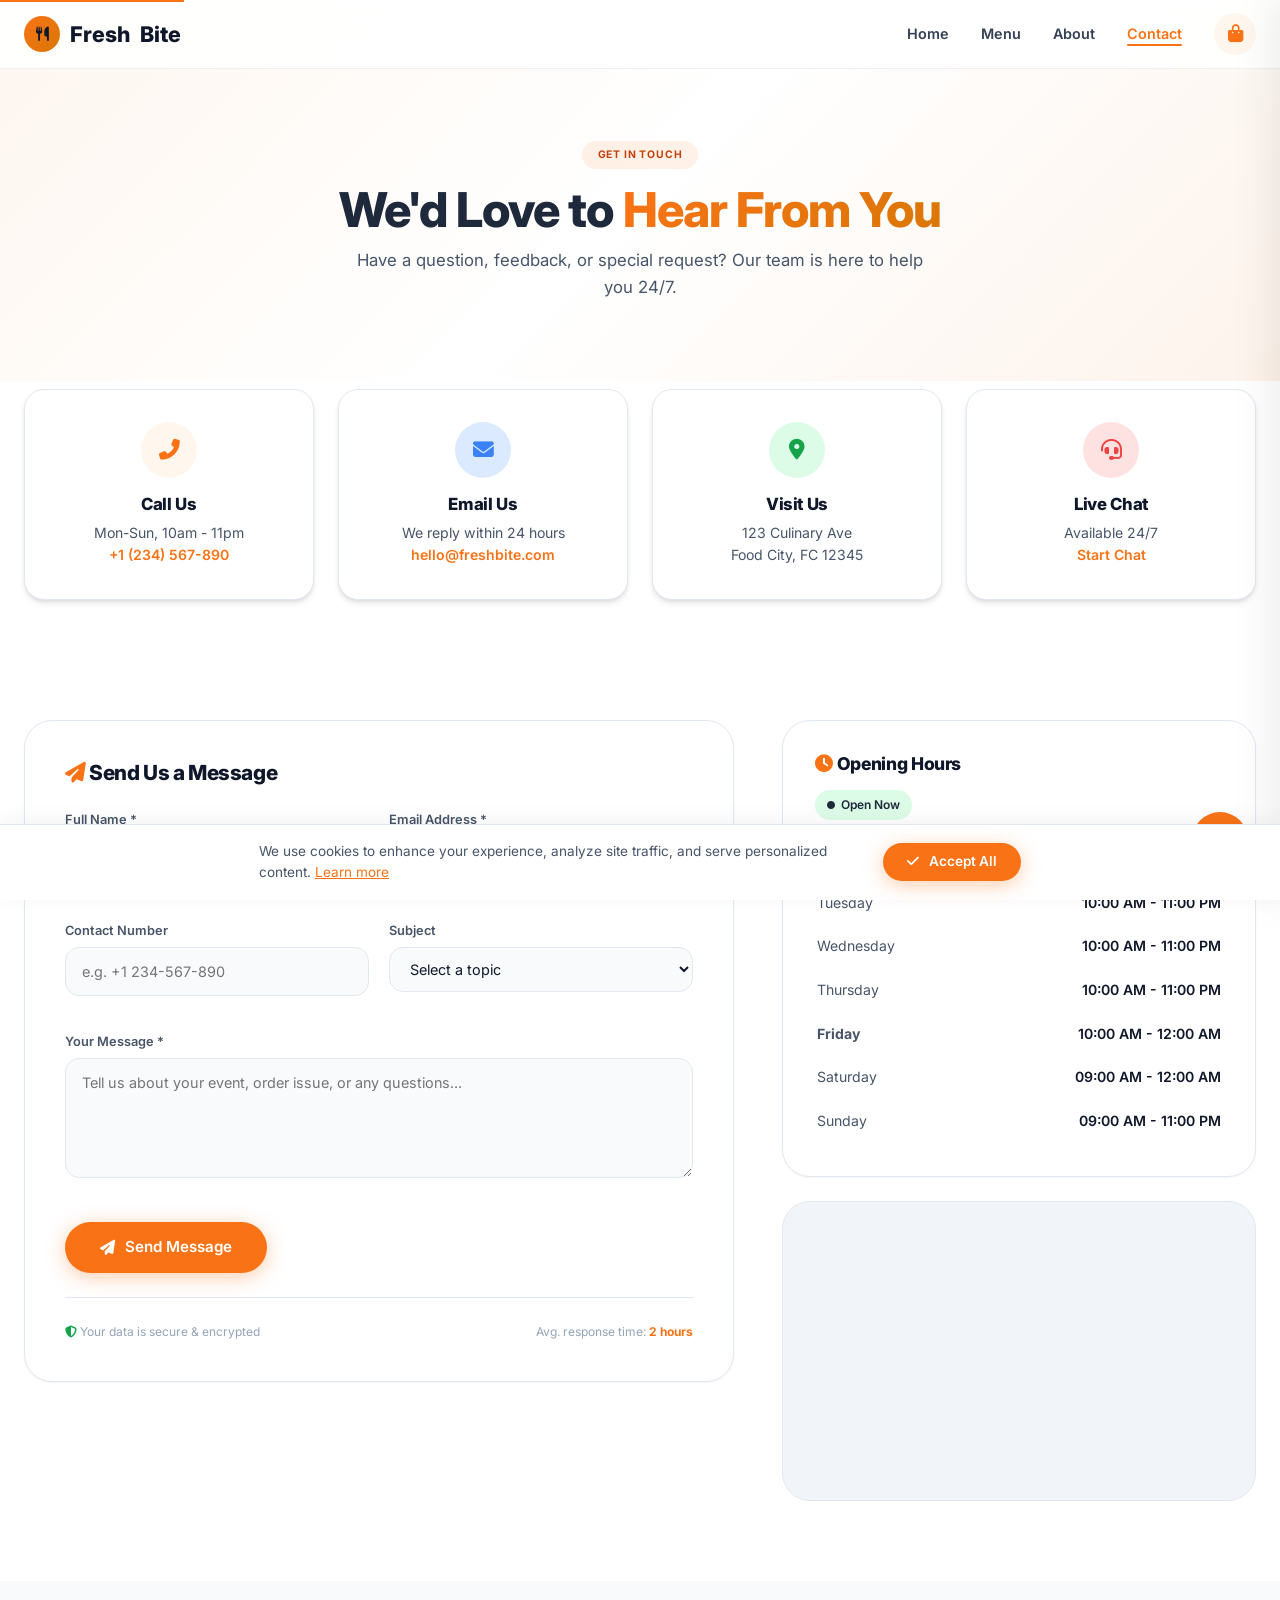
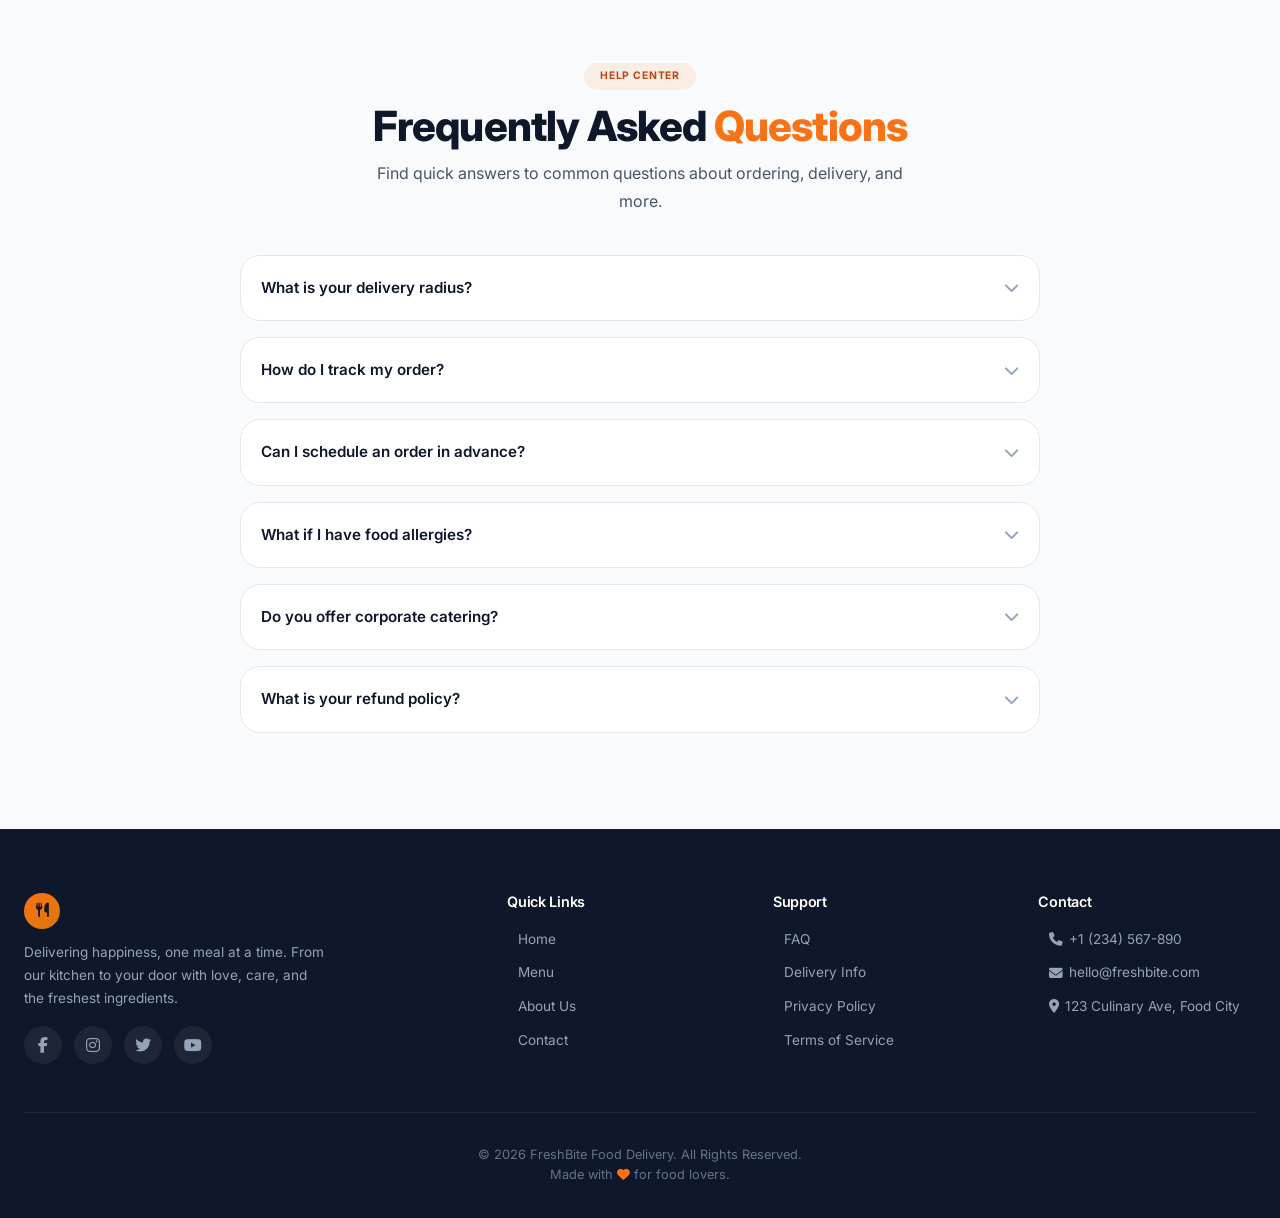
<file: contact.html>
<!DOCTYPE html>
<html lang="en">

<head>
  <meta charset="UTF-8" />
  <meta name="viewport" content="width=device-width, initial-scale=1.0" />
  <title>Contact Us — FreshBite | Get in Touch</title>
  <meta name="description"
    content="Contact FreshBite for inquiries, catering requests, or support. We're here to help 24/7." />
  <meta name="keywords" content="contact freshbite, customer support, catering inquiry, food delivery help" />
  <meta name="robots" content="index, follow" />

  <meta property="og:type" content="website" />
  <meta property="og:title" content="Contact FreshBite — We're Here to Help" />
  <meta property="og:description" content="Reach out to us for any questions, catering requests, or support." />

  <link rel="preconnect" href="https://fonts.googleapis.com" />
  <link rel="preconnect" href="https://fonts.gstatic.com" crossorigin />
  <link rel="preconnect" href="https://cdnjs.cloudflare.com" crossorigin />

  <link href="https://fonts.googleapis.com/css2?family=Inter:wght@300;400;500;600;700;800;900&display=swap"
    rel="stylesheet" />
  <link rel="stylesheet" href="https://cdnjs.cloudflare.com/ajax/libs/font-awesome/6.5.1/css/all.min.css"
    integrity="sha512-DTOQO9RWCH3ppGqcWaEA1BIZOC6xxalwEsw9c2QQeAIftl+Vegovlnee1c9QX4TctnWMn13TZye+giMm8e2LwA=="
    crossorigin="anonymous" referrerpolicy="no-referrer" />
  <link rel="stylesheet" href="style.css" />

  <script type="application/ld+json">
  {
    "@context": "https://schema.org",
    "@type": "ContactPage",
    "name": "Contact FreshBite",
    "description": "Contact information and form for FreshBite food delivery.",
    "mainEntity": {
      "@type": "Organization",
      "name": "FreshBite",
      "telephone": "+1-234-567-890",
      "email": "hello@freshbite.com",
      "address": {
        "@type": "PostalAddress",
        "streetAddress": "123 Culinary Ave",
        "addressLocality": "Food City",
        "addressRegion": "FC",
        "postalCode": "12345",
        "addressCountry": "US"
      }
    }
  }
  </script>

  <style>
    .page-header {
      padding: 140px 1.5rem 80px;
      background: linear-gradient(135deg, #fef6ef 0%, #fff 50%, #fdf3eb 100%);
      text-align: center;
    }

    .page-header h1 {
      font-size: clamp(2rem, 4vw, 3rem);
      margin-bottom: 0.5rem;
    }

    .page-header p {
      color: #475569;
      /* Medium-dark slate gray for great contrast */
      max-width: 580px;
      margin: 0 auto;
      line-height: 1.6;
      font-size: 1.05rem;
    }

    /* Contact Info Cards */
    .contact-info-section {
      padding: 3rem 1.5rem;
      background: var(--color-bg);
    }

    .contact-info-grid {
      max-width: var(--container-max);
      margin: 0 auto;
      display: grid;
      grid-template-columns: repeat(auto-fit, minmax(260px, 1fr));
      gap: 1.5rem;
      transform: translateY(-40px);
    }

    .contact-info-card {
      background: var(--color-bg-elevated);
      border-radius: var(--radius-lg);
      padding: 2rem;
      border: 1px solid var(--color-border);
      text-align: center;
      transition: all var(--transition-base);
      box-shadow: var(--shadow-md);
    }

    .contact-info-card:hover {
      transform: translateY(-6px);
      box-shadow: var(--shadow-xl);
      border-color: rgba(249, 115, 22, 0.2);
    }

    .contact-info-card .icon {
      width: 56px;
      height: 56px;
      border-radius: 50%;
      display: flex;
      align-items: center;
      justify-content: center;
      margin: 0 auto 1rem;
      font-size: 1.3rem;
    }

    .contact-info-card h4 {
      font-size: 1.05rem;
      margin-bottom: 0.5rem;
    }

    .contact-info-card p {
      font-size: 0.88rem;
      color: var(--color-text-secondary);
      line-height: 1.6;
    }

    .contact-info-card a {
      color: var(--color-primary);
      font-weight: 600;
      transition: color var(--transition-fast);
    }

    .contact-info-card a:hover {
      color: var(--color-primary-dark);
    }

    /* Contact Form & Hours */
    .contact-main-section {
      padding: 2rem 1.5rem 5rem;
      background: var(--color-bg);
    }

    .contact-main-grid {
      max-width: var(--container-max);
      margin: 0 auto;
      display: grid;
      grid-template-columns: 1.2fr 0.8fr;
      gap: 3rem;
      align-items: start;
    }

    .contact-box {
      background: var(--color-bg-elevated);
      border-radius: var(--radius-xl);
      padding: 2.5rem;
      border: 1px solid var(--color-border);
      box-shadow: var(--shadow-sm);
    }

    .contact-box h3 {
      font-size: 1.3rem;
      margin-bottom: 1.5rem;
    }

    .contact-box form {
      display: flex;
      flex-direction: column;
      gap: 1.25rem;
    }

    .form-row {
      display: grid;
      grid-template-columns: 1fr 1fr;
      gap: 1.25rem;
    }

    .submit-btn {
      align-self: flex-start;
    }

    /* Hours & Map */
    .hours-card {
      background: var(--color-bg-elevated);
      border-radius: var(--radius-xl);
      padding: 2rem;
      border: 1px solid var(--color-border);
      box-shadow: var(--shadow-sm);
      margin-bottom: 1.5rem;
    }

    .hours-card h3 {
      font-size: 1.1rem;
      margin-bottom: 1rem;
    }

    .hours-table {
      width: 100%;
    }

    .hours-table tr {
      border-bottom: 1px solid var(--color-border);
    }

    .hours-table tr:last-child {
      border-bottom: none;
    }

    .hours-table td {
      padding: 0.6rem 0;
      font-size: 0.88rem;
    }

    .hours-table td:first-child {
      color: var(--color-text-secondary);
    }

    .hours-table td:last-child {
      text-align: right;
      font-weight: 600;
    }

    .hours-table .today {
      color: var(--color-primary);
    }

    .status-badge {
      display: inline-flex;
      align-items: center;
      gap: 6px;
      background: var(--color-success-bg);
      color: var(--color-success);
      padding: 0.35rem 0.75rem;
      border-radius: var(--radius-full);
      font-size: 0.75rem;
      font-weight: 600;
      margin-bottom: 1rem;
    }

    .status-badge.closed {
      background: var(--color-error-bg);
      color: var(--color-error);
    }

    .status-badge i {
      font-size: 0.5rem;
    }

    .map-container {
      border-radius: var(--radius-xl);
      overflow: hidden;
      border: 1px solid var(--color-border);
      height: 300px;
      background: var(--color-surface);
    }

    .map-container iframe {
      width: 100%;
      height: 100%;
      border: none;
    }

    /* FAQ */
    .faq-section {
      padding: 5rem 1.5rem;
      background: var(--color-bg-alt);
    }

    .faq-container {
      max-width: 800px;
      margin: 0 auto;
    }

    .faq-item {
      background: var(--color-bg-elevated);
      border-radius: var(--radius-lg);
      border: 1px solid var(--color-border);
      margin-bottom: 1rem;
      overflow: hidden;
      transition: all var(--transition-fast);
    }

    .faq-item:hover {
      border-color: rgba(249, 115, 22, 0.2);
    }

    .faq-question {
      width: 100%;
      display: flex;
      justify-content: space-between;
      align-items: center;
      padding: 1.25rem;
      font-weight: 600;
      font-size: 0.95rem;
      text-align: left;
      color: var(--color-text);
      transition: color var(--transition-fast);
    }

    .faq-question:hover {
      color: var(--color-primary);
    }

    .faq-question i {
      transition: transform var(--transition-fast);
      color: var(--color-text-muted);
    }

    .faq-item.open .faq-question i {
      transform: rotate(180deg);
      color: var(--color-primary);
    }

    .faq-answer {
      max-height: 0;
      overflow: hidden;
      transition: max-height var(--transition-slow), padding var(--transition-base);
      padding: 0 1.25rem;
    }

    .faq-item.open .faq-answer {
      max-height: 300px;
      padding: 0 1.25rem 1.25rem;
    }

    .faq-answer p {
      font-size: 0.88rem;
      color: var(--color-text-secondary);
      line-height: 1.7;
    }

    /* Live Chat Widget Placeholder */
    .chat-widget {
      position: fixed;
      bottom: 2rem;
      right: 2rem;
      width: 56px;
      height: 56px;
      border-radius: 50%;
      background: var(--color-primary);
      color: #fff;
      display: flex;
      align-items: center;
      justify-content: center;
      font-size: 1.3rem;
      box-shadow: var(--shadow-lg);
      cursor: pointer;
      transition: all var(--transition-base);
      z-index: 998;
      animation: chatPulse 2s infinite;
    }

    @keyframes chatPulse {

      0%,
      100% {
        box-shadow: 0 0 0 0 rgba(249, 115, 22, 0.4);
      }

      50% {
        box-shadow: 0 0 0 12px rgba(249, 115, 22, 0);
      }
    }

    .chat-widget:hover {
      transform: scale(1.1);
      background: var(--color-primary-dark);
    }

    @media (max-width: 1024px) {
      .contact-main-grid {
        grid-template-columns: 1fr;
      }

      .contact-info-grid {
        transform: translateY(-20px);
      }
    }

    @media (max-width: 768px) {
      .form-row {
        grid-template-columns: 1fr;
      }

      .contact-box {
        padding: 1.5rem;
      }

      .chat-widget {
        bottom: 1rem;
        right: 1rem;
        width: 48px;
        height: 48px;
        font-size: 1.1rem;
      }
    }
  </style>
  <base target="_blank">
</head>

<body>
  <a href="#main" class="skip-link">Skip to main content</a>

  <nav class="navbar" id="navbar" role="navigation" aria-label="Main navigation">
    <div class="nav-inner">
      <a href="index.html" class="logo" aria-label="FreshBite Home">
        <span class="logo-icon"><i class="fas fa-utensils"></i></span>
        Fresh<span>Bite</span>
      </a>
      <ul class="nav-links">
        <li><a href="index.html">Home</a></li>
        <li><a href="menu.html">Menu</a></li>
        <li><a href="about.html">About</a></li>
        <li><a href="contact.html" class="active">Contact</a></li>
        <li>
          <button class="nav-cart-btn" id="cartOpenBtn" aria-label="Open cart">
            <i class="fas fa-shopping-bag"></i>
            <span class="cart-badge" id="cartBadge" style="display:none;">0</span>
          </button>
        </li>
      </ul>
      <button class="hamburger" id="hamburger" aria-label="Toggle menu">
        <span></span><span></span><span></span>
      </button>
    </div>
    <div class="mobile-menu" id="mobileMenu">
      <ul>
        <li><a href="index.html">Home</a></li>
        <li><a href="menu.html">Menu</a></li>
        <li><a href="about.html">About</a></li>
        <li><a href="contact.html" class="active">Contact</a></li>
        <li><a href="#" class="cart-mobile-btn" id="cartMobileBtn"><i class="fas fa-shopping-bag"></i> View Cart</a>
        </li>
      </ul>
    </div>
  </nav>

  <main id="main">
    <section class="page-header">
      <div class="reveal">
        <span class="section-label">Get In Touch</span>
        <h1>We'd Love to <span class="text-gradient">Hear From You</span></h1>
        <p>Have a question, feedback, or special request? Our team is here to help you 24/7.</p>
      </div>
    </section>

    <!-- Contact Info Cards -->
    <section class="contact-info-section">
      <div class="contact-info-grid">
        <div class="contact-info-card reveal">
          <div class="icon" style="background: var(--color-primary-light); color: var(--color-primary);">
            <i class="fas fa-phone-alt"></i>
          </div>
          <h4>Call Us</h4>
          <p>Mon-Sun, 10am - 11pm<br><a href="tel:+1234567890">+1 (234) 567-890</a></p>
        </div>
        <div class="contact-info-card reveal">
          <div class="icon" style="background: var(--color-info-bg); color: var(--color-info);">
            <i class="fas fa-envelope"></i>
          </div>
          <h4>Email Us</h4>
          <p>We reply within 24 hours<br><a href="mailto:hello@freshbite.com">hello@freshbite.com</a></p>
        </div>
        <div class="contact-info-card reveal">
          <div class="icon" style="background: var(--color-success-bg); color: var(--color-success);">
            <i class="fas fa-map-marker-alt"></i>
          </div>
          <h4>Visit Us</h4>
          <p>123 Culinary Ave<br>Food City, FC 12345</p>
        </div>
        <div class="contact-info-card reveal">
          <div class="icon" style="background: var(--color-error-bg); color: var(--color-error);">
            <i class="fas fa-headset"></i>
          </div>
          <h4>Live Chat</h4>
          <p>Available 24/7<br><a href="#"
              onclick="window.Toast.info('Live chat coming soon!', {title:'Coming Soon'}); return false;">Start Chat</a>
          </p>
        </div>
      </div>
    </section>

    <!-- Form & Hours -->
    <section class="contact-main-section">
      <div class="contact-main-grid">
        <div class="contact-box reveal">
          <h3><i class="fas fa-paper-plane" style="color:var(--color-primary);"></i> Send Us a Message</h3>
          <form id="contactForm" novalidate>
            <div class="form-row">
              <div class="form-group">
                <label for="fullName">Full Name *</label>
                <input type="text" id="fullName" placeholder="e.g. John Doe" autocomplete="name" />
                <div class="form-error" id="nameError"><i class="fas fa-exclamation-circle"></i> Full name is required
                </div>
              </div>
              <div class="form-group">
                <label for="email">Email Address *</label>
                <input type="email" id="email" placeholder="e.g. john@example.com" autocomplete="email" />
                <div class="form-error" id="emailError"><i class="fas fa-exclamation-circle"></i> Enter a valid email
                </div>
              </div>
            </div>
            <div class="form-row">
              <div class="form-group">
                <label for="phone">Contact Number</label>
                <input type="tel" id="phone" placeholder="e.g. +1 234-567-890" autocomplete="tel" />
                <div class="form-error" id="phoneError"><i class="fas fa-exclamation-circle"></i> Enter a valid phone
                  number</div>
              </div>
              <div class="form-group">
                <label for="subject">Subject</label>
                <select id="subject">
                  <option value="">Select a topic</option>
                  <option value="order">Order Inquiry</option>
                  <option value="catering">Catering Request</option>
                  <option value="feedback">Feedback</option>
                  <option value="partnership">Partnership</option>
                  <option value="other">Other</option>
                </select>
              </div>
            </div>
            <div class="form-group">
              <label for="message">Your Message *</label>
              <textarea id="message" rows="4"
                placeholder="Tell us about your event, order issue, or any questions..."></textarea>
              <div class="form-error" id="messageError"><i class="fas fa-exclamation-circle"></i> Message is required
              </div>
            </div>
            <button type="submit" class="btn btn-primary submit-btn" id="submitBtn">
              <i class="fas fa-paper-plane"></i> Send Message
            </button>
          </form>
          <div
            style="margin-top:1.5rem; padding-top:1.5rem; border-top:1px solid var(--color-border); display:flex; flex-wrap:wrap; gap:1rem; justify-content:space-between; align-items:center;">
            <span style="font-size:0.75rem; color:var(--color-text-muted);"><i class="fas fa-shield-alt"
                style="color:var(--color-success);"></i> Your data is secure & encrypted</span>
            <span style="font-size:0.75rem; color:var(--color-text-muted);">Avg. response time: <strong
                style="color:var(--color-primary);">2 hours</strong></span>
          </div>
        </div>

        <div>
          <div class="hours-card reveal">
            <h3><i class="fas fa-clock" style="color:var(--color-primary);"></i> Opening Hours</h3>
            <div class="status-badge" id="statusBadge"><i class="fas fa-circle"></i> <span>Open Now</span></div>
            <table class="hours-table">
              <tr>
                <td>Monday</td>
                <td>10:00 AM - 11:00 PM</td>
              </tr>
              <tr>
                <td>Tuesday</td>
                <td>10:00 AM - 11:00 PM</td>
              </tr>
              <tr>
                <td>Wednesday</td>
                <td>10:00 AM - 11:00 PM</td>
              </tr>
              <tr>
                <td>Thursday</td>
                <td>10:00 AM - 11:00 PM</td>
              </tr>
              <tr>
                <td>Friday</td>
                <td>10:00 AM - 12:00 AM</td>
              </tr>
              <tr>
                <td>Saturday</td>
                <td>09:00 AM - 12:00 AM</td>
              </tr>
              <tr>
                <td>Sunday</td>
                <td>09:00 AM - 11:00 PM</td>
              </tr>
            </table>
          </div>

          <div class="map-container reveal">
            <iframe
              src="https://www.google.com/maps/embed?pb=!1m18!1m12!1m3!1d3022.2!2d-73.98!3d40.75!2m3!1f0!2f0!3f0!3m2!1i1024!2i768!4f13.1!3m3!1m2!1s0x0%3A0x0!2zNDDCsDQ1JzAwLjAiTiA3M8KwNTgnNDguMCJX!5e0!3m2!1sen!2sus!4v1600000000000!5m2!1sen!2sus"
              allowfullscreen="" loading="lazy" referrerpolicy="no-referrer-when-downgrade"
              title="FreshBite Location Map"></iframe>
          </div>
        </div>
      </div>
    </section>

    <!-- FAQ -->
    <section class="faq-section" id="faq">
      <div class="section-header reveal">
        <span class="section-label">Help Center</span>
        <h2 class="section-title">Frequently Asked <span>Questions</span></h2>
        <p class="section-desc">Find quick answers to common questions about ordering, delivery, and more.</p>
      </div>
      <div class="faq-container">
        <div class="faq-item reveal">
          <button class="faq-question" aria-expanded="false">
            <span>What is your delivery radius?</span>
            <i class="fas fa-chevron-down"></i>
          </button>
          <div class="faq-answer">
            <p>We currently deliver within a 10-mile radius of our kitchen locations. Enter your address at checkout to
              confirm we deliver to your area. We're constantly expanding our coverage!</p>
          </div>
        </div>
        <div class="faq-item reveal">
          <button class="faq-question" aria-expanded="false">
            <span>How do I track my order?</span>
            <i class="fas fa-chevron-down"></i>
          </button>
          <div class="faq-answer">
            <p>Once your order is confirmed, you'll receive a tracking link via email and SMS. You can also track your
              order in real-time through our website. Our drivers update their location every 30 seconds.</p>
          </div>
        </div>
        <div class="faq-item reveal">
          <button class="faq-question" aria-expanded="false">
            <span>Can I schedule an order in advance?</span>
            <i class="fas fa-chevron-down"></i>
          </button>
          <div class="faq-answer">
            <p>Yes! You can schedule orders up to 7 days in advance. Simply select your preferred delivery date and time
              at checkout. Perfect for planning office lunches, parties, or special occasions.</p>
          </div>
        </div>
        <div class="faq-item reveal">
          <button class="faq-question" aria-expanded="false">
            <span>What if I have food allergies?</span>
            <i class="fas fa-chevron-down"></i>
          </button>
          <div class="faq-answer">
            <p>Your safety is our priority. Every menu item lists common allergens. You can also add special dietary
              instructions when ordering. Our kitchens follow strict protocols to prevent cross-contamination.</p>
          </div>
        </div>
        <div class="faq-item reveal">
          <button class="faq-question" aria-expanded="false">
            <span>Do you offer corporate catering?</span>
            <i class="fas fa-chevron-down"></i>
          </button>
          <div class="faq-answer">
            <p>Absolutely! We offer customized catering packages for businesses of all sizes. Contact us with your
              requirements and we'll create a tailored menu. Bulk orders receive special pricing and dedicated support.
            </p>
          </div>
        </div>
        <div class="faq-item reveal">
          <button class="faq-question" aria-expanded="false">
            <span>What is your refund policy?</span>
            <i class="fas fa-chevron-down"></i>
          </button>
          <div class="faq-answer">
            <p>If you're not satisfied with your order, contact us within 30 minutes of delivery. We'll either replace
              your meal or issue a full refund. Your satisfaction is 100% guaranteed.</p>
          </div>
        </div>
      </div>
    </section>
  </main>

  <footer class="footer">
    <div class="footer-inner">
      <div class="footer-brand">
        <a href="index.html" class="logo" style="color:#fff;">
          <span class="logo-icon"><i class="fas fa-utensils"></i></span>
          Fresh<span>Bite</span>
        </a>
        <p>Delivering happiness, one meal at a time. From our kitchen to your door with love, care, and the freshest
          ingredients.</p>
        <div class="footer-social">
          <a href="#" aria-label="Facebook"><i class="fab fa-facebook-f"></i></a>
          <a href="#" aria-label="Instagram"><i class="fab fa-instagram"></i></a>
          <a href="#" aria-label="Twitter"><i class="fab fa-twitter"></i></a>
          <a href="#" aria-label="YouTube"><i class="fab fa-youtube"></i></a>
        </div>
      </div>
      <div>
        <h5>Quick Links</h5>
        <ul>
          <li><a href="index.html">Home</a></li>
          <li><a href="menu.html">Menu</a></li>
          <li><a href="about.html">About Us</a></li>
          <li><a href="contact.html">Contact</a></li>
        </ul>
      </div>
      <div>
        <h5>Support</h5>
        <ul>
          <li><a href="contact.html#faq">FAQ</a></li>
          <li><a href="contact.html">Delivery Info</a></li>
          <!-- Line 685 -->
          <li><a href="privacy.html">Privacy Policy</a></li>

          <!-- Line 686 -->
          <li><a href="terms.html">Terms of Service</a></li>
        </ul>
      </div>
      <div>
        <h5>Contact</h5>
        <ul>
          <li><a href="tel:+1234567890"><i class="fas fa-phone"></i> +1 (234) 567-890</a></li>
          <li><a href="mailto:hello@freshbite.com"><i class="fas fa-envelope"></i> hello@freshbite.com</a></li>
          <li><a href="#"><i class="fas fa-map-marker-alt"></i> 123 Culinary Ave, Food City</a></li>
        </ul>
      </div>
    </div>
    <div class="footer-bottom">
      &copy; 2026 FreshBite Food Delivery. All Rights Reserved.<br />
      Made with <i class="fas fa-heart" aria-hidden="true"></i> for food lovers.
    </div>
  </footer>

  <!-- Cart Sidebar -->
  <div class="cart-overlay" id="cartOverlay" aria-hidden="true"></div>
  <div class="cart-sidebar" id="cartSidebar" role="dialog" aria-label="Shopping cart">
    <div class="cart-header">
      <h3>Your Cart <small id="cartItemCount">(0 items)</small></h3>
      <button class="cart-close" id="cartCloseBtn" aria-label="Close cart"><i class="fas fa-times"></i></button>
    </div>
    <div class="cart-items" id="cartItems">
      <div class="cart-empty" id="cartEmpty">
        <i class="fas fa-shopping-bag" aria-hidden="true"></i>
        <p>Your cart is empty</p>
        <small>Start adding some delicious items!</small>
        <button class="browse-btn" id="browseBtn">Browse Menu <i class="fas fa-arrow-right"></i></button>
      </div>
      <div id="cartList"></div>
    </div>
    <div class="cart-footer" id="cartFooter" style="display:none;">
      <div class="totals">
        <div class="row"><span>Subtotal</span><span id="subtotal">$0.00</span></div>
        <div class="row"><span>Delivery Fee</span><span id="deliveryFee">$0.00</span></div>
        <div class="row"><span>Tax (8%)</span><span id="tax">$0.00</span></div>
        <div class="row total"><span>Total</span><span id="total">$0.00</span></div>
      </div>
      <div class="savings" id="cartSavings" style="display:none;"></div>
      <button class="checkout-btn" id="checkoutBtn"><i class="fas fa-lock"></i> Proceed to Checkout</button>
      <div class="checkout-msg" id="checkoutMsg">🎉 Order placed! Thank you for choosing FreshBite.</div>
    </div>
  </div>

  <!-- Live Chat Widget -->
  <button class="chat-widget" id="chatWidget" aria-label="Open live chat">
    <i class="fas fa-comment-dots"></i>
  </button>

  <script src="main.js"></script>
  <script>
    // Contact Form Validation & Submission
    const contactForm = document.getElementById('contactForm');
    const fullName = document.getElementById('fullName');
    const email = document.getElementById('email');
    const phone = document.getElementById('phone');
    const message = document.getElementById('message');
    const submitBtn = document.getElementById('submitBtn');

    function showError(id, msg) {
      const err = document.getElementById(id);
      if (err) { err.innerHTML = `<i class="fas fa-exclamation-circle"></i> ${msg}`; err.classList.add('show'); }
    }
    function hideError(id) {
      const err = document.getElementById(id);
      if (err) err.classList.remove('show');
    }

    contactForm?.addEventListener('submit', (e) => {
      e.preventDefault();
      let valid = true;

      if (!fullName.value.trim()) { showError('nameError', 'Full name is required'); valid = false; }
      else { hideError('nameError'); }

      const emailRegex = /^[^\s@]+@[^\s@]+\.[^\s@]+$/;
      if (!email.value.trim() || !emailRegex.test(email.value.trim())) { showError('emailError', 'Enter a valid email'); valid = false; }
      else { hideError('emailError'); }

      const phoneRegex = /^[\+\d\s\-\(\)]{7,20}$/;
      if (phone.value.trim() && !phoneRegex.test(phone.value.trim())) { showError('phoneError', 'Enter a valid phone number'); valid = false; }
      else { hideError('phoneError'); }

      if (!message.value.trim()) { showError('messageError', 'Message is required'); valid = false; }
      else { hideError('messageError'); }

      if (!valid) {
        window.Toast?.error('Please fix the errors in the form.', { title: 'Validation Error' });
        return;
      }

      submitBtn.disabled = true;
      submitBtn.innerHTML = '<i class="fas fa-spinner fa-spin"></i> Sending...';

      setTimeout(() => {
        submitBtn.innerHTML = '<i class="fas fa-check"></i> Message Sent!';
        submitBtn.style.background = 'var(--color-success)';
        window.Toast?.success('We\'ll get back to you within 2 hours!', { title: 'Message Sent' });
        contactForm.reset();
        setTimeout(() => {
          submitBtn.disabled = false;
          submitBtn.innerHTML = '<i class="fas fa-paper-plane"></i> Send Message';
          submitBtn.style.background = '';
        }, 3000);
      }, 1500);
    });

    // Clear errors on input
    [fullName, email, phone, message].forEach(el => {
      el?.addEventListener('input', () => {
        const errorId = el.id + 'Error';
        hideError(errorId);
      });
    });

    // FAQ Accordion
    document.querySelectorAll('.faq-question').forEach(btn => {
      btn.addEventListener('click', () => {
        const item = btn.parentElement;
        const isOpen = item.classList.contains('open');

        // Close all
        document.querySelectorAll('.faq-item').forEach(i => {
          i.classList.remove('open');
          i.querySelector('.faq-question').setAttribute('aria-expanded', 'false');
        });

        // Open clicked if was closed
        if (!isOpen) {
          item.classList.add('open');
          btn.setAttribute('aria-expanded', 'true');
        }
      });
    });

    // Live Chat Widget
    document.getElementById('chatWidget')?.addEventListener('click', () => {
      window.Toast.info('Live chat will be available soon! For now, please email us at hello@freshbite.com', {
        title: 'Coming Soon',
        duration: 5000
      });
    });

    // Opening Hours Status
    function updateStatus() {
      const now = new Date();
      const day = now.getDay();
      const hour = now.getHours();
      let open = false;

      // Simple logic: 9-12 weekends, 10-11 weekdays (Fri/Sat until 12)
      if (day === 0 || day === 6) { // Weekend
        open = hour >= 9 && hour < 24;
      } else if (day === 5) { // Friday
        open = hour >= 10 && hour < 24;
      } else {
        open = hour >= 10 && hour < 23;
      }

      const badge = document.getElementById('statusBadge');
      if (badge) {
        if (open) {
          badge.classList.remove('closed');
          badge.innerHTML = '<i class="fas fa-circle"></i> <span>Open Now</span>';
        } else {
          badge.classList.add('closed');
          badge.innerHTML = '<i class="fas fa-circle"></i> <span>Closed Now</span>';
        }
      }

      // Highlight today in hours table
      const days = ['Sunday', 'Monday', 'Tuesday', 'Wednesday', 'Thursday', 'Friday', 'Saturday'];
      const todayName = days[day];
      document.querySelectorAll('.hours-table tr').forEach(row => {
        const dayCell = row.querySelector('td:first-child');
        if (dayCell && dayCell.textContent.includes(todayName)) {
          dayCell.classList.add('today');
          row.style.fontWeight = '700';
        }
      });
    }
    updateStatus();
  </script>
</body>

</html>
</file>
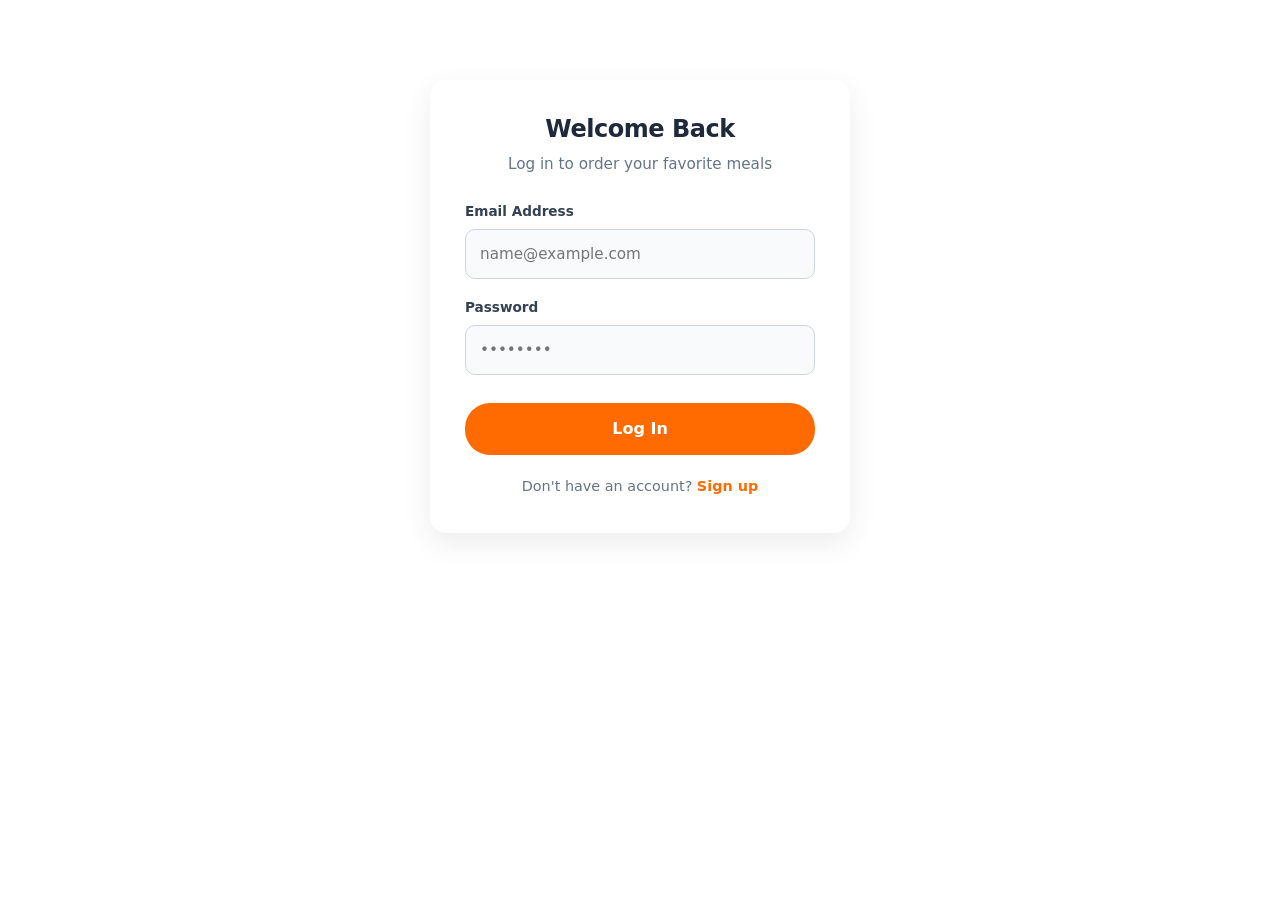
<file: login.html>
<!DOCTYPE html>
<html lang="en">

<head>
    <meta charset="UTF-8">
    <meta name="viewport" content="width=device-width, initial-scale=1.0">
    <title>Log In — Fresh Bite</title>
    <link rel="stylesheet" href="style.css">
    <style>
        .auth-container {
            max-width: 420px;
            margin: 80px auto;
            padding: 35px;
            background: #ffffff;
            border-radius: 16px;
            box-shadow: 0 10px 30px rgba(0, 0, 0, 0.08);
            text-align: center;
        }

        .auth-container h2 {
            margin-bottom: 8px;
            color: #1e293b;
        }

        .auth-container p {
            color: #64748b;
            margin-bottom: 25px;
            font-size: 0.95rem;
        }

        .form-group {
            text-align: left;
            margin-bottom: 18px;
        }

        .form-group label {
            display: block;
            font-size: 0.85rem;
            font-weight: 600;
            color: #334155;
            margin-bottom: 6px;
        }

        .form-group input {
            width: 100%;
            padding: 12px 14px;
            border: 1.5px solid #cbd5e1;
            border-radius: 10px;
            font-size: 0.95rem;
            box-sizing: border-box;
        }

        .form-group input:focus {
            outline: none;
            border-color: #ff6b00;
        }

        .btn-full {
            width: 100%;
            padding: 13px;
            background: #ff6b00;
            color: white;
            border: none;
            border-radius: 25px;
            font-weight: 600;
            font-size: 1rem;
            cursor: pointer;
            margin-top: 10px;
        }

        .btn-full:hover {
            background: #e05e00;
        }

        .auth-footer {
            margin-top: 20px;
            font-size: 0.9rem;
            color: #64748b;
        }

        .auth-footer a {
            color: #ff6b00;
            text-decoration: none;
            font-weight: 600;
        }

        #alert-box {
            display: none;
            padding: 10px;
            border-radius: 8px;
            margin-bottom: 15px;
            font-size: 0.9rem;
        }

        .success {
            background: #dcfce7;
            color: #166534;
            display: block !important;
        }
    </style>
</head>

<body>

    <div class="auth-container">
        <h2>Welcome Back</h2>
        <p>Log in to order your favorite meals</p>

        <div id="alert-box"></div>

        <form id="login-form">
            <div class="form-group">
                <label for="email">Email Address</label>
                <input type="email" id="email" required placeholder="name@example.com">
            </div>

            <div class="form-group">
                <label for="password">Password</label>
                <input type="password" id="password" required placeholder="••••••••">
            </div>

            <button type="submit" class="btn-full">Log In</button>
        </form>

        <div class="auth-footer">
            Don't have an account? <a href="signup.html">Sign up</a>
        </div>
    </div>

    <script>
        // Handle the form submission without refreshing the page
        document.getElementById("login-form").addEventListener("submit", function (event) {
            event.preventDefault(); // Prevents page reload

            const email = document.getElementById("email").value;
            const alertBox = document.getElementById("alert-box");

            // Show a success alert
            alertBox.textContent = "Login successful! Welcome back, " + email;
            alertBox.className = "success";

            // Optional: Redirect back to home after 1.5 seconds
            setTimeout(() => {
                window.location.href = "index.html";
            }, 1500);
        });
    </script>

</body>

</html>
</file>
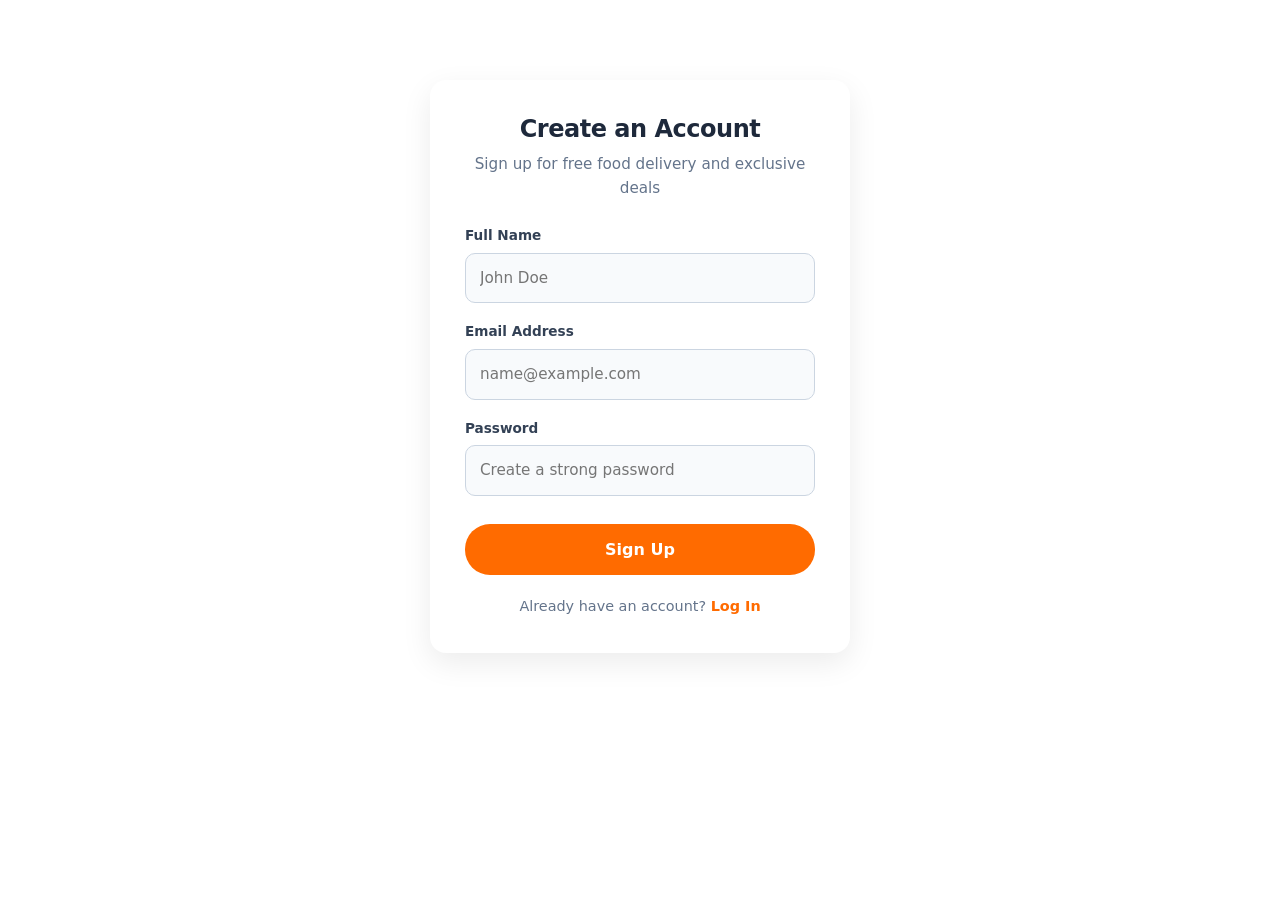
<file: signup.html>
<!DOCTYPE html>
<html lang="en">

<head>
    <meta charset="UTF-8">
    <meta name="viewport" content="width=device-width, initial-scale=1.0">
    <title>Sign Up — Fresh Bite</title>
    <link rel="stylesheet" href="style.css">
    <style>
        .auth-container {
            max-width: 420px;
            margin: 80px auto;
            padding: 35px;
            background: #ffffff;
            border-radius: 16px;
            box-shadow: 0 10px 30px rgba(0, 0, 0, 0.08);
            text-align: center;
        }

        .auth-container h2 {
            margin-bottom: 8px;
            color: #1e293b;
        }

        .auth-container p {
            color: #64748b;
            margin-bottom: 25px;
            font-size: 0.95rem;
        }

        .form-group {
            text-align: left;
            margin-bottom: 18px;
        }

        .form-group label {
            display: block;
            font-size: 0.85rem;
            font-weight: 600;
            color: #334155;
            margin-bottom: 6px;
        }

        .form-group input {
            width: 100%;
            padding: 12px 14px;
            border: 1.5px solid #cbd5e1;
            border-radius: 10px;
            font-size: 0.95rem;
            box-sizing: border-box;
        }

        .form-group input:focus {
            outline: none;
            border-color: #ff6b00;
        }

        .btn-full {
            width: 100%;
            padding: 13px;
            background: #ff6b00;
            color: white;
            border: none;
            border-radius: 25px;
            font-weight: 600;
            font-size: 1rem;
            cursor: pointer;
            margin-top: 10px;
        }

        .btn-full:hover {
            background: #e05e00;
        }

        .auth-footer {
            margin-top: 20px;
            font-size: 0.9rem;
            color: #64748b;
        }

        .auth-footer a {
            color: #ff6b00;
            text-decoration: none;
            font-weight: 600;
        }

        #alert-box {
            display: none;
            padding: 10px;
            border-radius: 8px;
            margin-bottom: 15px;
            font-size: 0.9rem;
        }

        .success {
            background: #dcfce7;
            color: #166534;
            display: block !important;
        }
    </style>
</head>

<body>

    <div class="auth-container">
        <h2>Create an Account</h2>
        <p>Sign up for free food delivery and exclusive deals</p>

        <div id="alert-box"></div>

        <form id="signup-form">
            <div class="form-group">
                <label for="fullname">Full Name</label>
                <input type="text" id="fullname" required placeholder="John Doe">
            </div>

            <div class="form-group">
                <label for="email">Email Address</label>
                <input type="email" id="email" required placeholder="name@example.com">
            </div>

            <div class="form-group">
                <label for="password">Password</label>
                <input type="password" id="password" required placeholder="Create a strong password">
            </div>

            <button type="submit" class="btn-full">Sign Up</button>
        </form>

        <div class="auth-footer">
            Already have an account? <a href="login.html">Log In</a>
        </div>
    </div>

    <script>
        document.getElementById("signup-form").addEventListener("submit", function (event) {
            event.preventDefault();

            const name = document.getElementById("fullname").value;
            const alertBox = document.getElementById("alert-box");

            // Show success message
            alertBox.textContent = "Account created for " + name + "! Redirecting to login...";
            alertBox.className = "success";

            // Redirect to login page after 1.5 seconds
            setTimeout(() => {
                window.location.href = "login.html";
            }, 1500);
        });
    </script>

</body>

</html>
</file>
<file: style.css>
/* ========== style.css ========== */
/* ═══════════════════════════════════════════
   FRESHBITE — Complete Stylesheet
   Includes design tokens, shared styles,
   and all page-specific sections.
   ═══════════════════════════════════════════ */

/* ── Design Tokens ── */
:root {
    --color-primary: #f97316;
    --color-primary-dark: #ea580c;
    --color-primary-light: #fff7ed;
    --color-secondary: #d97706;
    --color-accent: #fbbf24;

    --color-bg: #ffffff;
    --color-bg-alt: #f8fafc;
    --color-bg-elevated: #ffffff;
    --color-surface: #f1f5f9;

    --color-text: #0f172a;
    --color-text-secondary: #475569;
    --color-text-muted: #94a3b8;
    --color-border: #e2e8f0;

    --color-success: #16a34a;
    --color-success-bg: #dcfce7;
    --color-error: #ef4444;
    --color-error-bg: #fee2e2;
    --color-info: #3b82f6;
    --color-info-bg: #dbeafe;

    --radius-sm: 8px;
    --radius-md: 14px;
    --radius-lg: 20px;
    --radius-xl: 28px;
    --radius-full: 9999px;

    --shadow-sm: 0 1px 2px 0 rgb(0 0 0 / 0.05);
    --shadow-md: 0 4px 6px -1px rgb(0 0 0 / 0.1), 0 2px 4px -2px rgb(0 0 0 / 0.1);
    --shadow-lg: 0 10px 15px -3px rgb(0 0 0 / 0.1), 0 4px 6px -4px rgb(0 0 0 / 0.1);
    --shadow-xl: 0 20px 25px -5px rgb(0 0 0 / 0.1), 0 8px 10px -6px rgb(0 0 0 / 0.1);
    --shadow-glow: 0 4px 20px rgba(249, 115, 22, 0.35);

    --transition-fast: 150ms cubic-bezier(0.4, 0, 0.2, 1);
    --transition-base: 250ms cubic-bezier(0.4, 0, 0.2, 1);
    --transition-slow: 350ms cubic-bezier(0.22, 1, 0.36, 1);

    --container-max: 1280px;
    --navbar-height: 68px;

    --font-sans: 'Inter', system-ui, -apple-system, BlinkMacSystemFont, 'Segoe UI', Roboto, sans-serif;
}

/* Dark mode support */
@media (prefers-color-scheme: dark) {
    :root {
        --color-bg: #0f172a;
        --color-bg-alt: #1e293b;
        --color-bg-elevated: #1e293b;
        --color-surface: #334155;
        --color-text: #f8fafc;
        --color-text-secondary: #cbd5e1;
        --color-text-muted: #94a3b8;
        --color-border: #334155;
    }
}

/* Reduced motion */
@media (prefers-reduced-motion: reduce) {
    *,
    *::before,
    *::after {
        animation-duration: 0.01ms !important;
        animation-iteration-count: 1 !important;
        transition-duration: 0.01ms !important;
        scroll-behavior: auto !important;
    }
}

/* ── Reset & Base ── */
*,
*::before,
*::after {
    margin: 0;
    padding: 0;
    box-sizing: border-box;
}

html {
    scroll-behavior: smooth;
    -webkit-font-smoothing: antialiased;
    -moz-osx-font-smoothing: grayscale;
}

body {
    font-family: var(--font-sans);
    background: var(--color-bg);
    color: var(--color-text);
    line-height: 1.6;
    overflow-x: hidden;
}

img,
picture,
video,
canvas,
svg {
    display: block;
    max-width: 100%;
    height: auto;
}

input,
button,
textarea,
select {
    font: inherit;
    color: inherit;
}

button {
    cursor: pointer;
    border: none;
    background: none;
}

a {
    color: inherit;
    text-decoration: none;
}

ul,
ol {
    list-style: none;
}

/* Skip link for accessibility */
.skip-link {
    position: absolute;
    top: -40px;
    left: 0;
    background: var(--color-primary);
    color: #fff;
    padding: 8px 16px;
    z-index: 10000;
    transition: top var(--transition-fast);
}
.skip-link:focus {
    top: 0;
}

/* Focus visible */
:focus-visible {
    outline: 2px solid var(--color-primary);
    outline-offset: 2px;
}

/* ── Typography ── */
h1,
h2,
h3,
h4,
h5,
h6 {
    font-weight: 800;
    line-height: 1.2;
    letter-spacing: -0.02em;
}

/* ── Utilities ── */
.container {
    max-width: var(--container-max);
    margin: 0 auto;
    padding: 0 1.5rem;
}

.sr-only {
    position: absolute;
    width: 1px;
    height: 1px;
    padding: 0;
    margin: -1px;
    overflow: hidden;
    clip: rect(0, 0, 0, 0);
    white-space: nowrap;
    border-width: 0;
}

.text-gradient {
    background: linear-gradient(135deg, var(--color-primary), var(--color-secondary));
    -webkit-background-clip: text;
    -webkit-text-fill-color: transparent;
    background-clip: text;
}

/* ── Scroll Progress Bar ── */
.scroll-progress {
    position: fixed;
    top: 0;
    left: 0;
    height: 3px;
    background: linear-gradient(90deg, var(--color-primary), var(--color-secondary));
    z-index: 10000;
    width: 0%;
    transition: width 0.1s linear;
}

/* ── Back to Top ── */
.back-to-top {
    position: fixed;
    bottom: 2rem;
    right: 2rem;
    width: 48px;
    height: 48px;
    border-radius: 50%;
    background: var(--color-primary);
    color: #fff;
    display: flex;
    align-items: center;
    justify-content: center;
    box-shadow: var(--shadow-lg);
    opacity: 0;
    transform: translateY(20px);
    pointer-events: none;
    transition: all var(--transition-base);
    z-index: 999;
}
.back-to-top.visible {
    opacity: 1;
    transform: translateY(0);
    pointer-events: auto;
}
.back-to-top:hover {
    background: var(--color-primary-dark);
    transform: translateY(-4px);
}

/* ── Navbar ── */
.navbar {
    position: fixed;
    top: 0;
    left: 0;
    width: 100%;
    z-index: 999;
    background: rgba(255, 255, 255, 0.92);
    backdrop-filter: blur(12px) saturate(180%);
    -webkit-backdrop-filter: blur(12px) saturate(180%);
    border-bottom: 1px solid rgba(0, 0, 0, 0.06);
    transition: box-shadow var(--transition-base), background var(--transition-base);
}
.navbar.scrolled {
    box-shadow: 0 4px 24px rgba(0, 0, 0, 0.06);
}

.nav-inner {
    max-width: var(--container-max);
    margin: 0 auto;
    padding: 0 1.5rem;
    display: flex;
    align-items: center;
    justify-content: space-between;
    height: var(--navbar-height);
}

.logo {
    display: flex;
    align-items: center;
    gap: 10px;
    font-size: 1.35rem;
    font-weight: 800;
    color: var(--color-text);
}
.logo-icon {
    width: 36px;
    height: 36px;
    border-radius: 50%;
    background: linear-gradient(135deg, var(--color-primary), var(--color-secondary));
    display: flex;
    align-items: center;
    justify-content: center;
    color: #fff;
    font-size: 0.9rem;
    flex-shrink: 0;
}
.logo span {
    color: var(--color-primary);
}

.nav-links {
    display: flex;
    align-items: center;
    gap: 2rem;
}
.nav-links a {
  color: #334155;
  font-size: 0.9rem;
  font-weight: 600;
  transition: color var(--transition-fast);
  position: relative;
}
.nav-links a::after {
    content: '';
    position: absolute;
    bottom: -4px;
    left: 0;
    width: 0;
    height: 2px;
    background: var(--color-primary);
    transition: width var(--transition-base);
    border-radius: 2px;
}
.nav-links a:hover,
.nav-links a.active {
    color: var(--color-primary);
}
.nav-links a:hover::after,
.nav-links a.active::after {
    width: 100%;
}

.nav-cart-btn {
    position: relative;
    background: var(--color-primary-light);
    width: 42px;
    height: 42px;
    border-radius: 50%;
    color: var(--color-primary);
    font-size: 1.1rem;
    transition: all var(--transition-fast);
    display: flex;
    align-items: center;
    justify-content: center;
}
.nav-cart-btn:hover {
    background: #fde4d3;
    transform: scale(1.05);
}
.nav-cart-btn:active {
    transform: scale(0.95);
}

.cart-badge {
    position: absolute;
    top: -4px;
    right: -4px;
    background: var(--color-primary);
    color: #fff;
    font-size: 0.6rem;
    font-weight: 700;
    width: 20px;
    height: 20px;
    border-radius: 50%;
    display: flex;
    align-items: center;
    justify-content: center;
    box-shadow: 0 2px 8px rgba(249, 115, 22, 0.4);
    transition: transform var(--transition-fast);
}
.cart-badge.pulse {
    animation: badgePop 0.4s ease;
}
@keyframes badgePop {
    0% {
        transform: scale(1);
    }
    50% {
        transform: scale(1.5);
    }
    100% {
        transform: scale(1);
    }
}

.hamburger {
    display: none;
    flex-direction: column;
    gap: 5px;
    padding: 4px;
    background: none;
}
.hamburger span {
    display: block;
    width: 24px;
    height: 2.5px;
    background: #334155;
    border-radius: 4px;
    transition: all 0.25s;
}
.hamburger.open span:nth-child(1) {
    transform: rotate(45deg) translate(5px, 5px);
}
.hamburger.open span:nth-child(2) {
    opacity: 0;
}
.hamburger.open span:nth-child(3) {
    transform: rotate(-45deg) translate(5px, -5px);
}

.mobile-menu {
    max-height: 0;
    overflow: hidden;
    transition: max-height 0.4s ease, opacity 0.3s ease, padding 0.3s ease;
    opacity: 0;
    padding: 0 1.5rem;
}
.mobile-menu.open {
    max-height: 500px;
    opacity: 1;
    padding: 1rem 1.5rem 1.5rem;
}
.mobile-menu ul {
    display: flex;
    flex-direction: column;
    gap: 0.25rem;
}
.mobile-menu a {
    display: block;
    padding: 0.7rem 0.75rem;
    border-radius: 10px;
    color: #334155;
    font-weight: 500;
    transition: background var(--transition-fast), color var(--transition-fast);
}
.mobile-menu a:hover,
.mobile-menu a.active {
    background: var(--color-primary-light);
    color: var(--color-primary);
}
.mobile-menu .cart-mobile-btn {
    background: var(--color-primary);
    color: #fff;
    text-align: center;
    margin-top: 0.25rem;
}
.mobile-menu .cart-mobile-btn:hover {
    background: var(--color-primary-dark);
    color: #fff;
}

/* ── Section Headers ── */
.section-header {
    text-align: center;
    margin-bottom: 2.5rem;
}
.page-header h1 {
  color: #1e293b; /* Or your dark text variable like var(--color-text) */
  text-align: center;
}
.section-label {
    display: inline-block;
    background: rgba(249, 115, 22, 0.1);
    color: #c2410c;
    font-size: 0.65rem;
    font-weight: 700;
    text-transform: uppercase;
    letter-spacing: 0.08em;
    padding: 0.35rem 1rem;
    border-radius: var(--radius-full);
    margin-bottom: 0.75rem;
}
.section-title {
    font-size: clamp(1.8rem, 3.5vw, 2.6rem);
    color: var(--color-text);
}
.section-title span {
    color: var(--color-primary);
}
.section-desc {
    color: var(--color-text-secondary);
    max-width: 540px;
    margin: 0.5rem auto 0;
    line-height: 1.7;
}

/* ── Buttons ── */
.btn {
    display: inline-flex;
    align-items: center;
    justify-content: center;
    gap: 10px;
    padding: 0.85rem 2.2rem;
    border-radius: var(--radius-full);
    font-weight: 600;
    font-size: 0.95rem;
    transition: all var(--transition-base);
    border: none;
    cursor: pointer;
    position: relative;
    overflow: hidden;
}
.btn::after {
    content: '';
    position: absolute;
    inset: 0;
    background: linear-gradient(rgba(255, 255, 255, 0.2), transparent);
    opacity: 0;
    transition: opacity var(--transition-fast);
}
.btn:hover::after {
    opacity: 1;
}

.btn-primary {
    background: var(--color-primary);
    color: #fff;
    box-shadow: var(--shadow-glow);
}
.btn-primary:hover {
    background: var(--color-primary-dark);
    transform: translateY(-2px);
    box-shadow: 0 8px 28px rgba(249, 115, 22, 0.4);
}
.btn-primary:active {
    transform: translateY(0) scale(0.98);
}

.btn-secondary {
    background: var(--color-bg-elevated);
    color: var(--color-text);
    border: 1px solid var(--color-border);
}
.btn-secondary:hover {
    background: var(--color-bg-alt);
    border-color: var(--color-primary);
    color: var(--color-primary);
}

.btn-ghost {
    background: transparent;
    color: var(--color-text-secondary);
    padding: 0.5rem 1rem;
}
.btn-ghost:hover {
    color: var(--color-primary);
    background: var(--color-primary-light);
}

/* ── Cards ── */
.card {
    background: var(--color-bg-elevated);
    border-radius: var(--radius-lg);
    border: 1px solid var(--color-border);
    overflow: hidden;
    transition: transform var(--transition-base), box-shadow var(--transition-base);
    contain: layout style;
}
.card:hover {
    transform: translateY(-6px);
    box-shadow: var(--shadow-xl);
}

/* ── Menu Cards ── */
.menu-card-img {
    position: relative;
    aspect-ratio: 4 / 3;
    overflow: hidden;
    background: var(--color-surface);
}
.menu-card-img img {
    width: 100%;
    height: 100%;
    object-fit: cover;
    transition: transform 0.6s cubic-bezier(0.22, 1, 0.36, 1);
}
.card:hover .menu-card-img img {
    transform: scale(1.08);
}

.menu-card-img .badge {
    position: absolute;
    top: 12px;
    font-size: 0.6rem;
    font-weight: 700;
    padding: 0.25rem 0.8rem;
    border-radius: var(--radius-full);
    text-transform: uppercase;
    letter-spacing: 0.04em;
    z-index: 2;
}
.badge-special {
    left: 12px;
    background: linear-gradient(135deg, var(--color-primary), #dc2626);
    color: #fff;
}
.badge-veg {
    right: 12px;
    background: rgba(255, 255, 255, 0.9);
    backdrop-filter: blur(4px);
    color: var(--color-success);
    border: 1px solid var(--color-success-bg);
}
.badge-allergen {
    left: 12px;
    top: 40px;
    background: rgba(59, 130, 246, 0.9);
    color: #fff;
}

.menu-card-body {
    padding: 1rem 1.2rem 1.2rem;
}
.menu-card-body .top {
    display: flex;
    justify-content: space-between;
    align-items: flex-start;
    gap: 0.5rem;
}
.menu-card-body .top h4 {
    font-size: 0.95rem;
    font-weight: 700;
    color: var(--color-text);
}
.menu-card-body .top .price {
    font-weight: 800;
    color: var(--color-primary);
    font-size: 0.95rem;
    white-space: nowrap;
}
.menu-card-body .desc {
    font-size: 0.78rem;
    color: var(--color-text-muted);
    margin-top: 0.25rem;
    display: -webkit-box;
    -webkit-line-clamp: 2;
    line-clamp: 2;
    -webkit-box-orient: vertical;
    overflow: hidden;
    line-height: 1.5;
}
.menu-card-body .footer {
    margin-top: 0.8rem;
    display: flex;
    align-items: center;
    justify-content: space-between;
}
.menu-card-body .rating {
    display: flex;
    align-items: center;
    gap: 4px;
    font-size: 0.75rem;
}
.menu-card-body .rating i {
    color: var(--color-accent);
}
.menu-card-body .rating span {
    font-weight: 600;
    color: var(--color-text-secondary);
}
.menu-card-body .rating small {
    color: var(--color-text-muted);
}

.add-btn {
    background: var(--color-surface);
    border: none;
    padding: 0.35rem 1rem;
    border-radius: var(--radius-full);
    font-size: 0.75rem;
    font-weight: 600;
    color: var(--color-text-secondary);
    cursor: pointer;
    transition: all var(--transition-fast);
    display: flex;
    align-items: center;
    gap: 6px;
}
.add-btn:hover {
    background: var(--color-primary);
    color: #fff;
    transform: scale(1.05);
}
.add-btn:active {
    transform: scale(0.95);
}

.wishlist-btn {
    position: absolute;
    top: 12px;
    right: 12px;
    width: 32px;
    height: 32px;
    border-radius: 50%;
    background: rgba(255, 255, 255, 0.9);
    backdrop-filter: blur(4px);
    display: flex;
    align-items: center;
    justify-content: center;
    color: var(--color-text-muted);
    transition: all var(--transition-fast);
    z-index: 3;
}
.wishlist-btn:hover {
    color: #ef4444;
    transform: scale(1.1);
}
.wishlist-btn.active {
    color: #ef4444;
}

/* ── Toast Notifications ── */
.toast-container {
    position: fixed;
    bottom: 2rem;
    right: 2rem;
    z-index: 10002;
    display: flex;
    flex-direction: column;
    gap: 0.75rem;
    pointer-events: none;
}
.toast {
    background: var(--color-bg-elevated);
    border: 1px solid var(--color-border);
    border-radius: var(--radius-md);
    padding: 1rem 1.25rem;
    box-shadow: var(--shadow-xl);
    display: flex;
    align-items: center;
    gap: 0.75rem;
    min-width: 300px;
    max-width: 400px;
    pointer-events: auto;
    transform: translateX(120%);
    opacity: 0;
    transition: all var(--transition-slow);
    position: relative;
    overflow: hidden;
}
.toast.show {
    transform: translateX(0);
    opacity: 1;
}
.toast.toast-success {
    border-left: 4px solid var(--color-success);
}
.toast.toast-error {
    border-left: 4px solid var(--color-error);
}
.toast.toast-info {
    border-left: 4px solid var(--color-info);
}
.toast-icon {
    width: 32px;
    height: 32px;
    border-radius: 50%;
    display: flex;
    align-items: center;
    justify-content: center;
    flex-shrink: 0;
    font-size: 0.9rem;
}
.toast-success .toast-icon {
    background: var(--color-success-bg);
    color: var(--color-success);
}
.toast-error .toast-icon {
    background: var(--color-error-bg);
    color: var(--color-error);
}
.toast-info .toast-icon {
    background: var(--color-info-bg);
    color: var(--color-info);
}
.toast-content {
    flex: 1;
}
.toast-title {
    font-weight: 600;
    font-size: 0.9rem;
    color: var(--color-text);
}
.toast-message {
    font-size: 0.8rem;
    color: var(--color-text-secondary);
    margin-top: 0.1rem;
}
.toast-close {
    color: var(--color-text-muted);
    padding: 4px;
    transition: color var(--transition-fast);
}
.toast-close:hover {
    color: var(--color-text);
}
.toast-progress {
    position: absolute;
    bottom: 0;
    left: 0;
    height: 3px;
    background: var(--color-primary);
    width: 100%;
    transform-origin: left;
}

/* ── Cart Sidebar ── */
.cart-overlay {
    position: fixed;
    inset: 0;
    background: rgba(0, 0, 0, 0.4);
    backdrop-filter: blur(4px);
    z-index: 1000;
    opacity: 0;
    pointer-events: none;
    transition: opacity var(--transition-base);
}
.cart-overlay.open {
    opacity: 1;
    pointer-events: auto;
}

.cart-sidebar {
    position: fixed;
    top: 0;
    right: 0;
    width: 100%;
    max-width: 420px;
    height: 100%;
    background: var(--color-bg);
    z-index: 1001;
    transform: translateX(100%);
    transition: transform var(--transition-slow);
    display: flex;
    flex-direction: column;
    box-shadow: -8px 0 40px rgba(0, 0, 0, 0.08);
}
.cart-sidebar.open {
    transform: translateX(0);
}

.cart-header {
    display: flex;
    align-items: center;
    justify-content: space-between;
    padding: 1.25rem 1.5rem;
    border-bottom: 1px solid var(--color-border);
    flex-shrink: 0;
}
.cart-header h3 {
    font-size: 1.1rem;
    font-weight: 700;
    color: var(--color-text);
}
.cart-header h3 small {
    font-weight: 400;
    color: var(--color-text-muted);
    font-size: 0.8rem;
    margin-left: 6px;
}
.cart-close {
    width: 36px;
    height: 36px;
    border-radius: 50%;
    background: var(--color-surface);
    color: var(--color-text-secondary);
    font-size: 1rem;
    transition: all var(--transition-fast);
    display: flex;
    align-items: center;
    justify-content: center;
}
.cart-close:hover {
    background: var(--color-border);
    color: var(--color-text);
    transform: rotate(90deg);
}

.cart-items {
    flex: 1;
    overflow-y: auto;
    padding: 1rem 1.5rem;
    scrollbar-width: thin;
    scrollbar-color: var(--color-border) transparent;
}
.cart-items::-webkit-scrollbar {
    width: 6px;
}
.cart-items::-webkit-scrollbar-thumb {
    background: var(--color-border);
    border-radius: 3px;
}

.cart-empty {
    height: 100%;
    display: flex;
    flex-direction: column;
    align-items: center;
    justify-content: center;
    color: var(--color-text-muted);
    text-align: center;
    padding: 2rem;
}
.cart-empty i {
    font-size: 3rem;
    opacity: 0.3;
    margin-bottom: 1rem;
}
.cart-empty p {
    font-weight: 600;
    color: var(--color-text-secondary);
}
.cart-empty small {
    font-size: 0.8rem;
    display: block;
    margin-top: 0.25rem;
}
.cart-empty .browse-btn {
    margin-top: 1.25rem;
    color: var(--color-primary);
    font-weight: 600;
    cursor: pointer;
    font-size: 0.9rem;
    transition: color var(--transition-fast);
}
.cart-empty .browse-btn:hover {
    color: var(--color-primary-dark);
}

.cart-item {
    display: flex;
    align-items: center;
    gap: 12px;
    padding: 0.8rem 0;
    border-bottom: 1px solid var(--color-border);
    animation: slideIn 0.3s ease forwards;
}
@keyframes slideIn {
    from {
        opacity: 0;
        transform: translateX(20px);
    }
    to {
        opacity: 1;
        transform: translateX(0);
    }
}
.cart-item img {
    width: 52px;
    height: 52px;
    border-radius: var(--radius-md);
    object-fit: cover;
    flex-shrink: 0;
    background: var(--color-surface);
}
.cart-item .info {
    flex: 1;
    min-width: 0;
}
.cart-item .info .name {
    font-size: 0.88rem;
    font-weight: 600;
    color: var(--color-text);
    white-space: nowrap;
    overflow: hidden;
    text-overflow: ellipsis;
}
.cart-item .info .price {
    font-size: 0.8rem;
    color: var(--color-primary);
    font-weight: 700;
    margin-top: 0.1rem;
}
.cart-item .info .meta {
    font-size: 0.7rem;
    color: var(--color-text-muted);
    margin-top: 0.1rem;
}
.qty-ctrl {
    display: flex;
    align-items: center;
    gap: 6px;
    background: var(--color-surface);
    border-radius: var(--radius-full);
    padding: 0.2rem;
}
.qty-ctrl button {
    width: 26px;
    height: 26px;
    border-radius: 50%;
    background: var(--color-bg);
    color: var(--color-text-secondary);
    font-weight: 600;
    transition: all var(--transition-fast);
    display: flex;
    align-items: center;
    justify-content: center;
    font-size: 0.8rem;
    box-shadow: var(--shadow-sm);
}
.qty-ctrl button:hover {
    background: var(--color-primary);
    color: #fff;
}
.qty-ctrl span {
    font-weight: 700;
    font-size: 0.85rem;
    width: 24px;
    text-align: center;
    color: var(--color-text);
}
.remove-item {
    background: none;
    color: var(--color-text-muted);
    font-size: 0.9rem;
    transition: all var(--transition-fast);
    padding: 6px;
    border-radius: 50%;
}
.remove-item:hover {
    color: var(--color-error);
    background: var(--color-error-bg);
}

.cart-footer {
    padding: 1.25rem 1.5rem 1.5rem;
    border-top: 1px solid var(--color-border);
    flex-shrink: 0;
    background: var(--color-bg-alt);
}
.cart-footer .totals {
    display: flex;
    flex-direction: column;
    gap: 6px;
    font-size: 0.88rem;
    color: var(--color-text-secondary);
}
.cart-footer .totals .row {
    display: flex;
    justify-content: space-between;
}
.cart-footer .totals .row.total {
    font-weight: 700;
    font-size: 1.05rem;
    color: var(--color-text);
    border-top: 1px solid var(--color-border);
    padding-top: 0.6rem;
    margin-top: 0.3rem;
}
.cart-footer .totals .row.total span:last-child {
    color: var(--color-primary);
}
.cart-footer .savings {
    font-size: 0.75rem;
    color: var(--color-success);
    text-align: center;
    margin-bottom: 0.5rem;
    font-weight: 500;
}

.checkout-btn {
    width: 100%;
    margin-top: 1rem;
    background: var(--color-primary);
    color: #fff;
    border: none;
    padding: 0.9rem;
    border-radius: var(--radius-full);
    font-weight: 700;
    font-size: 0.95rem;
    cursor: pointer;
    transition: all var(--transition-base);
    display: flex;
    align-items: center;
    justify-content: center;
    gap: 10px;
    position: relative;
    overflow: hidden;
}
.checkout-btn:hover {
    background: var(--color-primary-dark);
    transform: translateY(-2px);
    box-shadow: var(--shadow-glow);
}
.checkout-btn:disabled {
    opacity: 0.5;
    cursor: not-allowed;
    transform: none;
    box-shadow: none;
}

/* ── Forms ── */
.form-group {
    margin-bottom: 1rem;
}
.form-group label {
    display: block;
    font-size: 0.8rem;
    font-weight: 600;
    color: var(--color-text-secondary);
    margin-bottom: 0.35rem;
}
.form-group input,
.form-group textarea,
.form-group select {
    width: 100%;
    padding: 0.75rem 1rem;
    border-radius: var(--radius-md);
    border: 1px solid var(--color-border);
    background: var(--color-bg-alt);
    font-size: 0.9rem;
    transition: all var(--transition-fast);
    outline: none;
    font-family: inherit;
}
.form-group input:focus,
.form-group textarea:focus,
.form-group select:focus {
    border-color: var(--color-primary);
    box-shadow: 0 0 0 4px rgba(249, 115, 22, 0.08);
    background: var(--color-bg);
}
.form-group textarea {
    resize: vertical;
    min-height: 120px;
}
.form-error {
    font-size: 0.75rem;
    color: var(--color-error);
    margin-top: 0.3rem;
    display: none;
    align-items: center;
    gap: 4px;
}
.form-error.show {
    display: flex;
}

/* ── Footer ── */
.footer {
    background: #0f172a;
    color: var(--color-text-muted);
    padding: 4rem 1.5rem 2rem;
}
.footer-inner {
    max-width: var(--container-max);
    margin: 0 auto;
    display: grid;
    grid-template-columns: 2fr 1fr 1fr 1fr;
    gap: 3rem;
}
.footer-brand .logo {
    color: #fff;
    margin-bottom: 0.75rem;
}
.footer-brand p {
    font-size: 0.85rem;
    line-height: 1.7;
    max-width: 300px;
    color: var(--color-text-muted);
}
.footer h5 {
    color: #fff;
    font-size: 0.9rem;
    font-weight: 600;
    margin-bottom: 1rem;
}
.footer ul {
    display: flex;
    flex-direction: column;
    gap: 0.5rem;
}
.footer ul a {
    color: var(--color-text-muted);
    font-size: 0.85rem;
    transition: color var(--transition-fast);
    display: inline-flex;
    align-items: center;
    gap: 6px;
}
.footer ul a:hover {
    color: var(--color-primary);
}
.footer ul a::before {
    content: '›';
    opacity: 0;
    transform: translateX(-4px);
    transition: all var(--transition-fast);
}
.footer ul a:hover::before {
    opacity: 1;
    transform: translateX(0);
}

.footer-social {
    display: flex;
    gap: 0.75rem;
    margin-top: 1rem;
}
.footer-social a {
    width: 38px;
    height: 38px;
    border-radius: 50%;
    background: rgba(255, 255, 255, 0.06);
    display: flex;
    align-items: center;
    justify-content: center;
    color: var(--color-text-muted);
    transition: all var(--transition-fast);
}
.footer-social a:hover {
    background: var(--color-primary);
    color: #fff;
    transform: translateY(-3px);
}

.footer-bottom {
    max-width: var(--container-max);
    margin: 3rem auto 0;
    padding-top: 2rem;
    border-top: 1px solid rgba(255, 255, 255, 0.06);
    text-align: center;
    font-size: 0.8rem;
    color: #64748b;
}
.footer-bottom i {
    color: var(--color-primary);
}

/* ── Cookie Banner ── */
.cookie-banner {
    position: fixed;
    bottom: 0;
    left: 0;
    right: 0;
    background: var(--color-bg-elevated);
    border-top: 1px solid var(--color-border);
    padding: 1rem 1.5rem;
    z-index: 9999;
    display: flex;
    align-items: center;
    justify-content: center;
    gap: 1.5rem;
    flex-wrap: wrap;
    box-shadow: 0 -4px 20px rgba(0, 0, 0, 0.05);
    transform: translateY(100%);
    transition: transform var(--transition-slow);
}
.cookie-banner.show {
    transform: translateY(0);
}
.cookie-banner p {
    font-size: 0.85rem;
    color: var(--color-text-secondary);
    max-width: 600px;
}
.cookie-banner a {
    color: var(--color-primary);
    text-decoration: underline;
}

/* ── Skeleton Loading ── */
.skeleton {
    background: linear-gradient(90deg, var(--color-surface) 25%, var(--color-bg-alt) 50%, var(--color-surface) 75%);
    background-size: 200% 100%;
    animation: skeleton-loading 1.5s infinite;
    border-radius: var(--radius-md);
}
@keyframes skeleton-loading {
    0% {
        background-position: 200% 0;
    }
    100% {
        background-position: -200% 0;
    }
}

/* ── Scroll Reveal ── */
.reveal {
    opacity: 0;
    transform: translateY(30px);
    transition: opacity 0.6s ease, transform 0.6s ease;
}
.reveal.visible {
    opacity: 1;
    transform: translateY(0);
}

/* ── No Results ── */
.no-results {
    text-align: center;
    padding: 4rem 0;
    color: var(--color-text-muted);
    grid-column: 1 / -1;
}
.no-results i {
    font-size: 3rem;
    display: block;
    margin-bottom: 1rem;
    opacity: 0.3;
}
.no-results p {
    font-weight: 600;
    color: var(--color-text-secondary);
    font-size: 1.1rem;
}

/* ── Quick View Modal ── */
.modal-overlay {
    position: fixed;
    inset: 0;
    background: rgba(0, 0, 0, 0.5);
    backdrop-filter: blur(4px);
    z-index: 2000;
    opacity: 0;
    pointer-events: none;
    transition: opacity var(--transition-base);
    display: flex;
    align-items: center;
    justify-content: center;
    padding: 1rem;
}
.modal-overlay.open {
    opacity: 1;
    pointer-events: auto;
}
.modal-content {
    background: var(--color-bg);
    border-radius: var(--radius-xl);
    max-width: 600px;
    width: 100%;
    max-height: 90vh;
    overflow-y: auto;
    transform: scale(0.9) translateY(20px);
    transition: transform var(--transition-slow);
    box-shadow: var(--shadow-xl);
}
.modal-overlay.open .modal-content {
    transform: scale(1) translateY(0);
}
.modal-header {
    display: flex;
    justify-content: space-between;
    align-items: center;
    padding: 1.25rem 1.5rem;
    border-bottom: 1px solid var(--color-border);
}
.modal-header h3 {
    font-size: 1.1rem;
}
.modal-close {
    width: 32px;
    height: 32px;
    border-radius: 50%;
    background: var(--color-surface);
    color: var(--color-text-secondary);
    display: flex;
    align-items: center;
    justify-content: center;
    transition: all var(--transition-fast);
}
.modal-close:hover {
    background: var(--color-border);
    transform: rotate(90deg);
}

/* ── Responsive ── */
@media (max-width: 1024px) {
    .footer-inner {
        grid-template-columns: 1fr 1fr;
    }
}

@media (max-width: 768px) {
    .nav-links {
        display: none;
    }
    .hamburger {
        display: flex;
    }
    .footer-inner {
        grid-template-columns: 1fr;
        gap: 2rem;
    }
    .toast-container {
        right: 1rem;
        left: 1rem;
        bottom: 1rem;
    }
    .toast {
        min-width: unset;
        max-width: unset;
        width: 100%;
    }
    .cart-sidebar {
        max-width: 100%;
    }
    .back-to-top {
        bottom: 1rem;
        right: 1rem;
        width: 40px;
        height: 40px;
    }
}

@media (max-width: 480px) {
    .section-header {
        margin-bottom: 1.5rem;
    }
}

/* ==========================================
   PAGE-SPECIFIC STYLES (Hero, Featured, Stats, How It Works, Ingredients, App Banner, Reviews, etc.)
   ========================================== */

/* Hero */
.hero {
    padding: 120px 1.5rem 80px;
    background: linear-gradient(135deg, #fef6ef 0%, #fff 50%, #fdf3eb 100%);
    position: relative;
    overflow: hidden;
}
.hero::before {
    content: '';
    position: absolute;
    top: -10%;
    right: -5%;
    width: 500px;
    height: 500px;
    background: radial-gradient(circle, rgba(249, 115, 22, 0.08) 0%, transparent 70%);
    pointer-events: none;
}
.hero-grid {
    max-width: var(--container-max);
    margin: 0 auto;
    display: grid;
    grid-template-columns: 1fr 1fr;
    gap: 4rem;
    align-items: center;
}
.hero-badge {
    display: inline-flex;
    align-items: center;
    gap: 8px;
    background: rgba(249, 115, 22, 0.12);
    color: #c2410c;
    font-size: 0.7rem;
    font-weight: 700;
    text-transform: uppercase;
    letter-spacing: 0.06em;
    padding: 0.4rem 1rem;
    border-radius: 40px;
    margin-bottom: 1.25rem;
    animation: fadeInDown 0.6s ease;
}
.hero h1 {
    font-size: clamp(2.4rem, 5vw, 3.8rem);
    font-weight: 900;
    line-height: 1.1;
    color: var(--color-text);
    animation: fadeInUp 0.6s ease 0.1s both;
}
.hero p {
    margin-top: 1.25rem;
    font-size: 1.1rem;
    color: var(--color-text-secondary);
    max-width: 480px;
    line-height: 1.7;
    animation: fadeInUp 0.6s ease 0.2s both;
}
.hero-actions {
    margin-top: 2rem;
    display: flex;
    flex-wrap: wrap;
    gap: 1rem;
    animation: fadeInUp 0.6s ease 0.3s both;
}
.hero-trust {
    margin-top: 2rem;
    display: flex;
    flex-wrap: wrap;
    gap: 1.5rem;
    font-size: 0.8rem;
    color: var(--color-text-muted);
    animation: fadeInUp 0.6s ease 0.4s both;
}
.hero-trust span {
    display: flex;
    align-items: center;
    gap: 6px;
}
.hero-trust i {
    font-size: 1rem;
}
.hero-img {
    position: relative;
    animation: fadeIn 0.8s ease 0.3s both;
}
.hero-img img {
    width: 100%;
    max-width: 560px;
    border-radius: 28px;
    box-shadow: 0 24px 56px -16px rgba(0, 0, 0, 0.2);
    display: block;
    margin: 0 auto;
}
.hero-float {
    position: absolute;
    bottom: 20px;
    right: 20px;
    background: rgba(255, 255, 255, 0.95);
    backdrop-filter: blur(8px);
    padding: 1rem 1.25rem;
    border-radius: 18px;
    box-shadow: var(--shadow-lg);
    display: flex;
    align-items: center;
    gap: 12px;
    border: 1px solid rgba(255, 255, 255, 0.6);
    animation: floatIn 0.6s ease 0.6s both;
}
.hero-float .circle {
    width: 40px;
    height: 40px;
    border-radius: 50%;
    background: var(--color-success-bg);
    display: flex;
    align-items: center;
    justify-content: center;
    color: var(--color-success);
    font-size: 1rem;
}
.hero-float strong {
    font-size: 0.9rem;
    color: var(--color-text);
}
.hero-float small {
    font-size: 0.7rem;
    color: var(--color-text-muted);
    display: block;
}

@keyframes fadeInDown {
    from {
        opacity: 0;
        transform: translateY(-20px);
    }
    to {
        opacity: 1;
        transform: translateY(0);
    }
}
@keyframes fadeInUp {
    from {
        opacity: 0;
        transform: translateY(20px);
    }
    to {
        opacity: 1;
        transform: translateY(0);
    }
}
@keyframes fadeIn {
    from {
        opacity: 0;
    }
    to {
        opacity: 1;
    }
}
@keyframes floatIn {
    from {
        opacity: 0;
        transform: translateY(20px) scale(0.9);
    }
    to {
        opacity: 1;
        transform: translateY(0) scale(1);
    }
}

/* Featured Menu */
.featured-section {
    padding: 5rem 1.5rem;
    background: var(--color-bg);
}
.featured-grid {
    max-width: var(--container-max);
    margin: 0 auto;
    display: grid;
    grid-template-columns: repeat(auto-fill, minmax(260px, 1fr));
    gap: 1.5rem;
}

/* Stats Section */
.stats-section {
    padding: 4rem 1.5rem;
    background: linear-gradient(135deg, var(--color-primary) 0%, var(--color-secondary) 100%);
    color: #fff;
}
.stats-grid {
    max-width: var(--container-max);
    margin: 0 auto;
    display: grid;
    grid-template-columns: repeat(auto-fit, minmax(200px, 1fr));
    gap: 2rem;
    text-align: center;
}
.stat-item h3 {
    font-size: clamp(2rem, 4vw, 3rem);
    font-weight: 900;
    margin-bottom: 0.25rem;
}
.stat-item p {
    font-size: 0.9rem;
    opacity: 0.9;
}

/* Services */
.services-section {
    padding: 5rem 1.5rem;
    background: var(--color-bg-alt);
}
.services-grid {
    max-width: var(--container-max);
    margin: 0 auto;
    display: grid;
    grid-template-columns: repeat(auto-fit, minmax(280px, 1fr));
    gap: 2rem;
}
.service-card {
    background: var(--color-bg-elevated);
    border-radius: 24px;
    padding: 2rem;
    border: 1px solid var(--color-border);
    transition: all var(--transition-base);
}
.service-card:hover {
    transform: translateY(-6px);
    box-shadow: var(--shadow-xl);
    border-color: rgba(249, 115, 22, 0.2);
}
.service-card .icon {
    width: 56px;
    height: 56px;
    border-radius: 16px;
    display: flex;
    align-items: center;
    justify-content: center;
    font-size: 1.4rem;
    color: #fff;
    margin-bottom: 1.25rem;
}
.service-card h4 {
    font-size: 1.15rem;
    margin-bottom: 0.5rem;
}
.service-card p {
    font-size: 0.88rem;
    color: var(--color-text-secondary);
    line-height: 1.6;
}
.service-card a {
    display: inline-flex;
    align-items: center;
    gap: 6px;
    margin-top: 1rem;
    font-size: 0.9rem;
    font-weight: 600;
    color: var(--color-primary);
    transition: gap var(--transition-fast);
}
.service-card a:hover {
    gap: 10px;
}

/* How It Works */
.howitworks-section {
    padding: 5rem 1.5rem;
    background: var(--color-bg);
}
.howitworks-grid {
    max-width: var(--container-max);
    margin: 0 auto;
    display: grid;
    grid-template-columns: repeat(3, 1fr);
    gap: 2rem;
}
.howitworks-step {
    text-align: center;
    padding: 2rem 1.5rem;
    border-radius: var(--radius-lg);
    background: var(--color-bg-elevated);
    border: 1px solid var(--color-border);
    transition: all var(--transition-base);
    position: relative;
}
.howitworks-step:hover {
    transform: translateY(-8px);
    box-shadow: var(--shadow-xl);
    border-color: rgba(249, 115, 22, 0.15);
}
.howitworks-step .step-number {
    display: inline-flex;
    align-items: center;
    justify-content: center;
    width: 60px;
    height: 60px;
    border-radius: 50%;
    background: linear-gradient(135deg, var(--color-primary), var(--color-secondary));
    color: #fff;
    font-size: 1.6rem;
    font-weight: 800;
    margin-bottom: 1rem;
    box-shadow: 0 8px 24px rgba(249, 115, 22, 0.25);
}
.howitworks-step .step-icon {
    font-size: 2.4rem;
    color: var(--color-primary);
    margin-bottom: 0.75rem;
    display: block;
}
.howitworks-step h4 {
    font-size: 1.1rem;
    font-weight: 700;
    margin-bottom: 0.5rem;
}
.howitworks-step p {
    font-size: 0.88rem;
    color: var(--color-text-secondary);
    line-height: 1.6;
    max-width: 280px;
    margin: 0 auto;
}
.howitworks-step .step-connector {
    position: absolute;
    top: 50%;
    right: -1.5rem;
    transform: translateY(-50%);
    font-size: 1.5rem;
    color: var(--color-border);
    display: none;
}
@media (min-width: 992px) {
    .howitworks-step .step-connector {
        display: block;
    }
}
@media (max-width: 768px) {
    .howitworks-grid {
        grid-template-columns: 1fr;
        max-width: 400px;
        margin: 0 auto;
    }
}

/* Ingredients by Category */
.ingredients-section {
    padding: 5rem 1.5rem;
    background: var(--color-bg-alt);
}
.ingredients-grid {
    max-width: var(--container-max);
    margin: 0 auto;
    display: grid;
    grid-template-columns: repeat(auto-fit, minmax(260px, 1fr));
    gap: 1.5rem;
}
.ingredient-card {
    background: var(--color-bg-elevated);
    border-radius: var(--radius-lg);
    padding: 1.5rem;
    border: 1px solid var(--color-border);
    transition: all var(--transition-base);
    display: flex;
    flex-direction: column;
    align-items: center;
    text-align: center;
}
.ingredient-card:hover {
    transform: translateY(-6px);
    box-shadow: var(--shadow-lg);
    border-color: rgba(249, 115, 22, 0.2);
}
.ingredient-card .cat-icon {
    width: 64px;
    height: 64px;
    border-radius: 50%;
    display: flex;
    align-items: center;
    justify-content: center;
    font-size: 1.8rem;
    color: #fff;
    margin-bottom: 1rem;
    flex-shrink: 0;
}
.ingredient-card h4 {
    font-size: 1.05rem;
    font-weight: 700;
    margin-bottom: 0.5rem;
}
.ingredient-card .ingredient-list {
    display: flex;
    flex-wrap: wrap;
    gap: 0.4rem;
    justify-content: center;
    margin-top: 0.5rem;
}
.ingredient-card .ingredient-list span {
    background: var(--color-surface);
    padding: 0.2rem 0.8rem;
    border-radius: var(--radius-full);
    font-size: 0.7rem;
    font-weight: 500;
    color: var(--color-text-secondary);
    border: 1px solid var(--color-border);
    transition: all var(--transition-fast);
}
.ingredient-card .ingredient-list span:hover {
    background: var(--color-primary-light);
    border-color: var(--color-primary);
    color: var(--color-primary);
}
.ingredient-card .cat-desc {
    font-size: 0.8rem;
    color: var(--color-text-muted);
    margin-top: 0.5rem;
    line-height: 1.5;
}

/* App Download Banner */
.app-banner {
    padding: 4rem 1.5rem;
    background: linear-gradient(135deg, #0f172a 0%, #1e293b 100%);
    color: #fff;
    overflow: hidden;
    position: relative;
}
.app-banner::before {
    content: '';
    position: absolute;
    top: -30%;
    right: -10%;
    width: 500px;
    height: 500px;
    background: radial-gradient(circle, rgba(249, 115, 22, 0.12) 0%, transparent 70%);
    pointer-events: none;
}
.app-banner-inner {
    max-width: var(--container-max);
    margin: 0 auto;
    display: grid;
    grid-template-columns: 1fr 1fr;
    gap: 3rem;
    align-items: center;
    position: relative;
    z-index: 1;
}
.app-banner-content h2 {
    font-size: clamp(1.8rem, 3vw, 2.6rem);
    font-weight: 800;
    line-height: 1.2;
}
.app-banner-content h2 span {
    color: var(--color-primary);
}
.app-banner-content p {
    color: #94a3b8;
    font-size: 1rem;
    line-height: 1.7;
    margin: 0.75rem 0 1.5rem;
    max-width: 440px;
}
.app-buttons {
    display: flex;
    flex-wrap: wrap;
    gap: 0.75rem;
}
.app-btn {
    display: inline-flex;
    align-items: center;
    gap: 10px;
    background: rgba(255, 255, 255, 0.06);
    border: 1px solid rgba(255, 255, 255, 0.1);
    border-radius: var(--radius-md);
    padding: 0.6rem 1.4rem;
    color: #fff;
    transition: all var(--transition-fast);
    text-decoration: none;
    font-weight: 500;
    font-size: 0.85rem;
    backdrop-filter: blur(4px);
}
.app-btn:hover {
    background: rgba(255, 255, 255, 0.12);
    border-color: rgba(255, 255, 255, 0.25);
    transform: translateY(-2px);
}
.app-btn i {
    font-size: 1.6rem;
}
.app-btn .btn-text {
    display: flex;
    flex-direction: column;
    line-height: 1.2;
}
.app-btn .btn-text small {
    font-size: 0.6rem;
    font-weight: 400;
    opacity: 0.6;
}
.app-btn .btn-text strong {
    font-size: 0.9rem;
    font-weight: 700;
}
.app-banner-img {
    display: flex;
    justify-content: center;
    align-items: center;
}
.app-banner-img img {
    max-width: 320px;
    width: 100%;
    border-radius: var(--radius-xl);
    box-shadow: 0 20px 48px -12px rgba(0, 0, 0, 0.5);
    border: 1px solid rgba(255, 255, 255, 0.06);
}
@media (max-width: 768px) {
    .app-banner-inner {
        grid-template-columns: 1fr;
        text-align: center;
    }
    .app-banner-content p {
        margin-left: auto;
        margin-right: auto;
    }
    .app-buttons {
        justify-content: center;
    }
    .app-banner-img img {
        max-width: 240px;
    }
}

/* Reviews */
.reviews-section {
    padding: 5rem 1.5rem;
    background: var(--color-bg);
}
.reviews-grid {
    max-width: var(--container-max);
    margin: 0 auto;
    display: grid;
    grid-template-columns: repeat(auto-fit, minmax(260px, 1fr));
    gap: 1.5rem;
}
.review-card {
    background: var(--color-bg-alt);
    border-radius: 20px;
    padding: 1.5rem;
    border: 1px solid var(--color-border);
    transition: all var(--transition-base);
}
.review-card:hover {
    transform: translateY(-4px);
    box-shadow: var(--shadow-lg);
}
.review-card .avatar {
    display: flex;
    align-items: center;
    gap: 12px;
    margin-bottom: 0.75rem;
}
.review-card .avatar img {
    width: 44px;
    height: 44px;
    border-radius: 50%;
    object-fit: cover;
    border: 2px solid #fde4d3;
}
.review-card .name {
    font-weight: 700;
    font-size: 0.95rem;
}
.review-card .verified {
    font-size: 0.7rem;
    color: var(--color-success);
    display: flex;
    align-items: center;
    gap: 3px;
    margin-top: 2px;
}
.review-card .stars {
    color: var(--color-accent);
    font-size: 0.85rem;
    letter-spacing: 2px;
    margin-bottom: 0.5rem;
}
.review-card blockquote {
    font-size: 0.88rem;
    color: var(--color-text-secondary);
    line-height: 1.7;
    font-style: italic;
}

/* Newsletter */
.newsletter-section {
    padding: 5rem 1.5rem;
    background: linear-gradient(135deg, #0f172a 0%, #1e293b 100%);
    color: #fff;
    text-align: center;
}
.newsletter-box {
    max-width: 600px;
    margin: 0 auto;
}
.newsletter-box h2 {
    font-size: clamp(1.5rem, 3vw, 2.2rem);
    margin-bottom: 0.75rem;
}
.newsletter-box p {
    color: #94a3b8;
    margin-bottom: 1.5rem;
}
.newsletter-form {
    display: flex;
    gap: 0.75rem;
    justify-content: center;
    flex-wrap: wrap;
}
.newsletter-form input {
    flex: 1;
    min-width: 260px;
    padding: 0.9rem 1.25rem;
    border-radius: var(--radius-full);
    border: 1px solid #334155;
    background: rgba(255, 255, 255, 0.05);
    color: #fff;
    font-size: 0.9rem;
    outline: none;
    transition: all var(--transition-fast);
}
.newsletter-form input:focus {
    border-color: var(--color-primary);
    box-shadow: 0 0 0 4px rgba(249, 115, 22, 0.15);
}
.newsletter-form input::placeholder {
    color: #64748b;
}

/* Responsive tweaks for hero and others */
@media (max-width: 1024px) {
    .hero-grid {
        grid-template-columns: 1fr;
        text-align: center;
        gap: 2rem;
    }
    .hero p {
        margin-left: auto;
        margin-right: auto;
    }
    .hero-actions {
        justify-content: center;
    }
    .hero-trust {
        justify-content: center;
    }
    .hero-img img {
        max-width: 440px;
    }
    .hero-float {
        right: 10%;
    }
}
@media (max-width: 768px) {
    .hero {
        padding: 100px 1rem 50px;
    }
    .hero h1 {
        font-size: 2rem;
    }
    .hero-img img {
        max-width: 320px;
    }
    .hero-float {
        right: 5%;
        bottom: 10px;
        padding: 0.75rem 1rem;
    }
    .newsletter-form input {
        min-width: 100%;
    }
}

/* ── Force high-contrast fixes (from original) ── */
.hero p,
.hero-content p,
.hero-description {
    color: #1e293b !important;
    font-size: 1.15rem !important;
    font-weight: 500 !important;
    line-height: 1.7 !important;
    opacity: 1 !important;
}

.hero-badge,
.hero-badge *,
.badge,
.badge * {
    color: #2e4d80 !important;
    opacity: 1 !important;
}

.hero-badge h4,
.hero-badge strong,
.hero-badge span:first-child {
    color: #ea580c !important;
    font-weight: 800 !important;
    font-size: 1.35rem !important;
}

.hero-badge {
    background: #ffffff !important;
    border: 1px solid #e2e8f0 !important;
    box-shadow: 0 10px 25px -5px rgba(0, 0, 0, 0.15) !important;
}

.hero-badge *,
.badge *,
[class*="badge"] * {
    color: #1e293b !important;
    opacity: 1 !important;
}

.hero-badge h1,
.hero-badge h2,
.hero-badge h3,
.hero-badge h4,
.hero-badge strong,
[class*="badge"] h3,
[class*="badge"] h4,
[class*="badge"] strong {
    color: #ea580c !important;
    font-size: 1.5rem !important;
    font-weight: 800 !important;
}

.hero h1,
.hero h2,
.hero h3,
.hero-subtitle,
.hero-content h1,
.hero-content h2,
.hero-content h3 {
    color: #0f172a !important;
    font-weight: 800 !important;
}

.logo,
.logo *,
header .logo * {
    color: #0f172a !important;
    font-weight: 800 !important;
}

.hero-float strong {
    color: #ea580c !important;
    font-size: 1.4rem !important;
    font-weight: 800 !important;
    display: block !important;
    line-height: 1.2 !important;
}

.hero-float small {
    color: #334155 !important;
    font-weight: 600 !important;
    font-size: 0.85rem !important;
}
/* Container to align buttons neatly in the navbar */
.nav-auth-buttons {
  display: flex;
  align-items: center;
  gap: 12px;
  margin-left: 16px;
}

/* Base button styling */
.nav-auth-buttons .btn {
  padding: 8px 18px;
  border-radius: 20px; /* Rounded pill style like Foodpanda */
  font-size: 0.9rem;
  font-weight: 600;
  text-decoration: none;
  transition: all 0.2s ease-in-out;
  cursor: pointer;
  display: inline-flex;
  align-items: center;
  justify-content: center;
}

/* "Log in" - Outline Style */
.nav-auth-buttons .btn-outline {
  border: 1.5px solid #d1d5db;
  color: #374151;
  background-color: transparent;
}

.nav-auth-buttons .btn-outline:hover {
  border-color: #ff6b00; /* Matches your Fresh Bite orange */
  color: #ff6b00;
}

/* "Sign up" - Solid Brand Accent Style */
.nav-auth-buttons .btn-primary {
  border: 1.5px solid #ff6b00;
  background-color: #ff6b00;
  color: #ffffff;
}

.nav-auth-buttons .btn-primary:hover {
  background-color: #e05e00;
  border-color: #e05e00;
}
</file>
